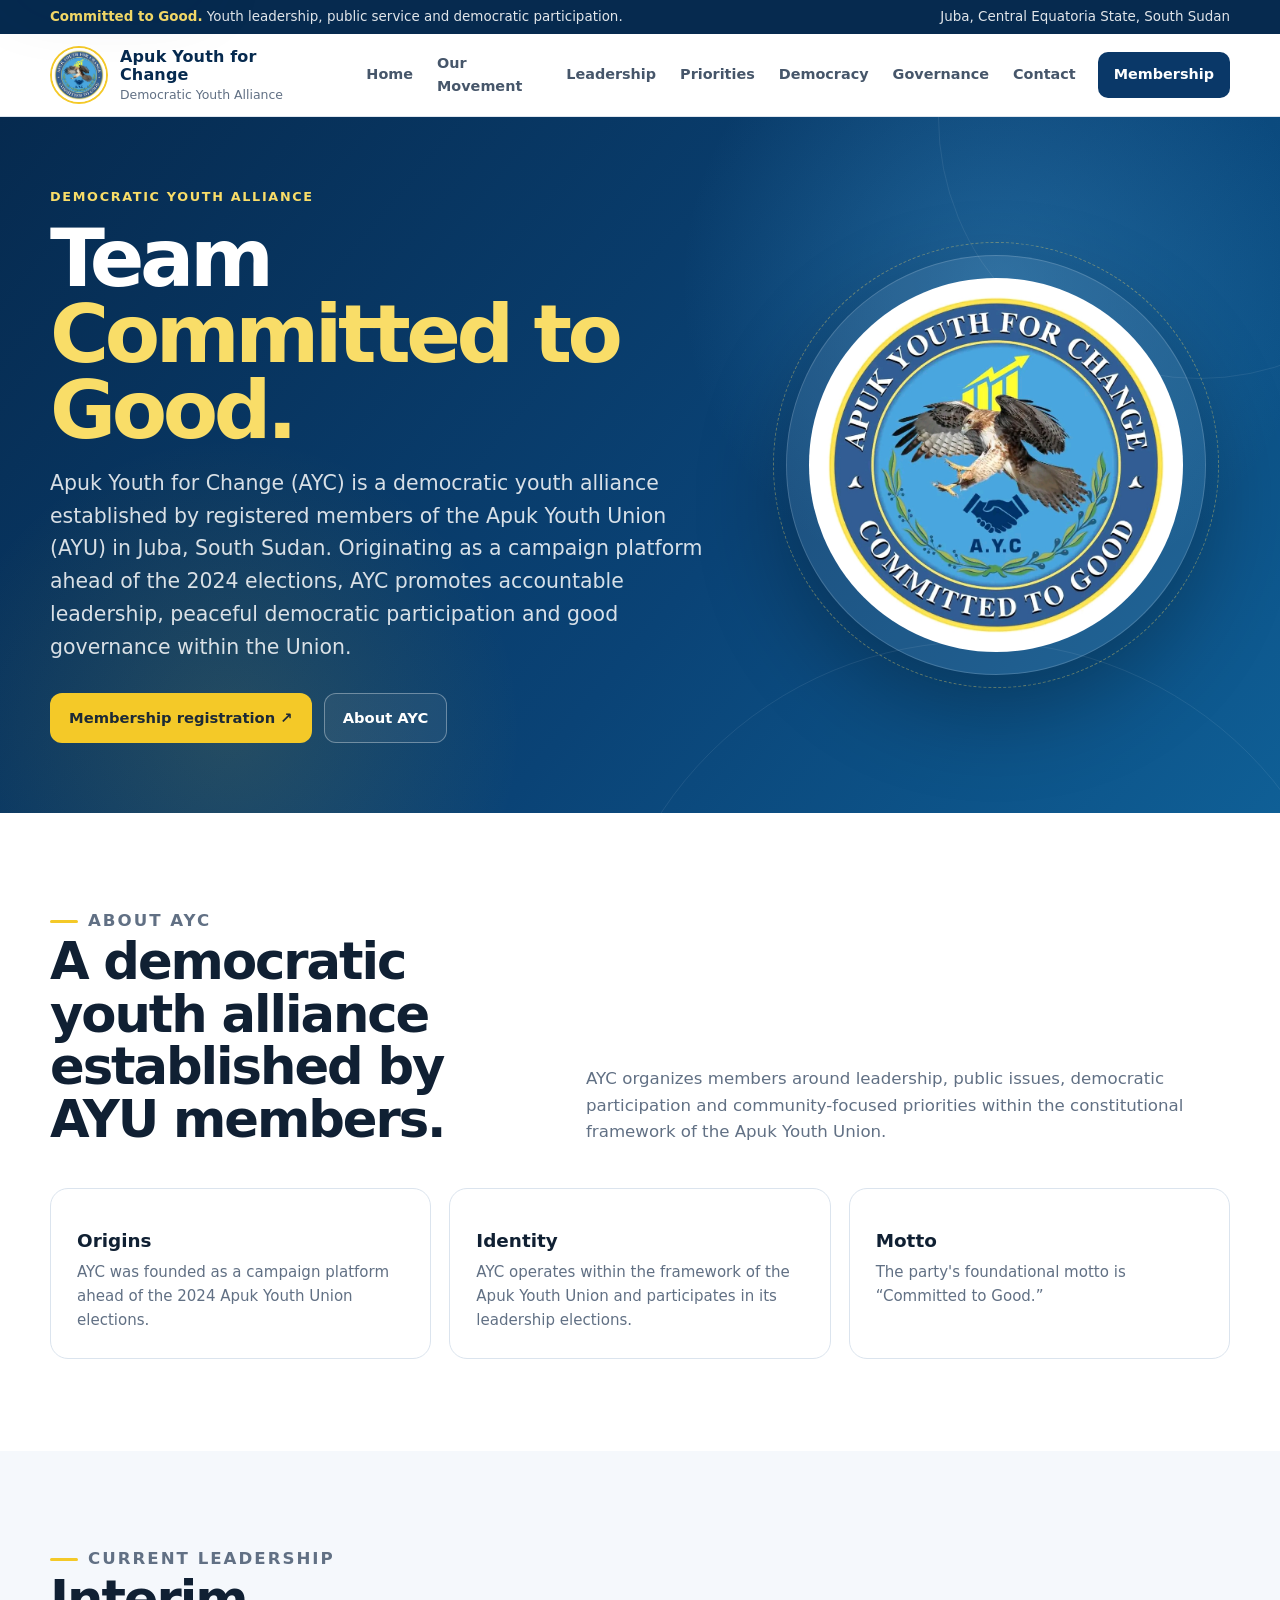
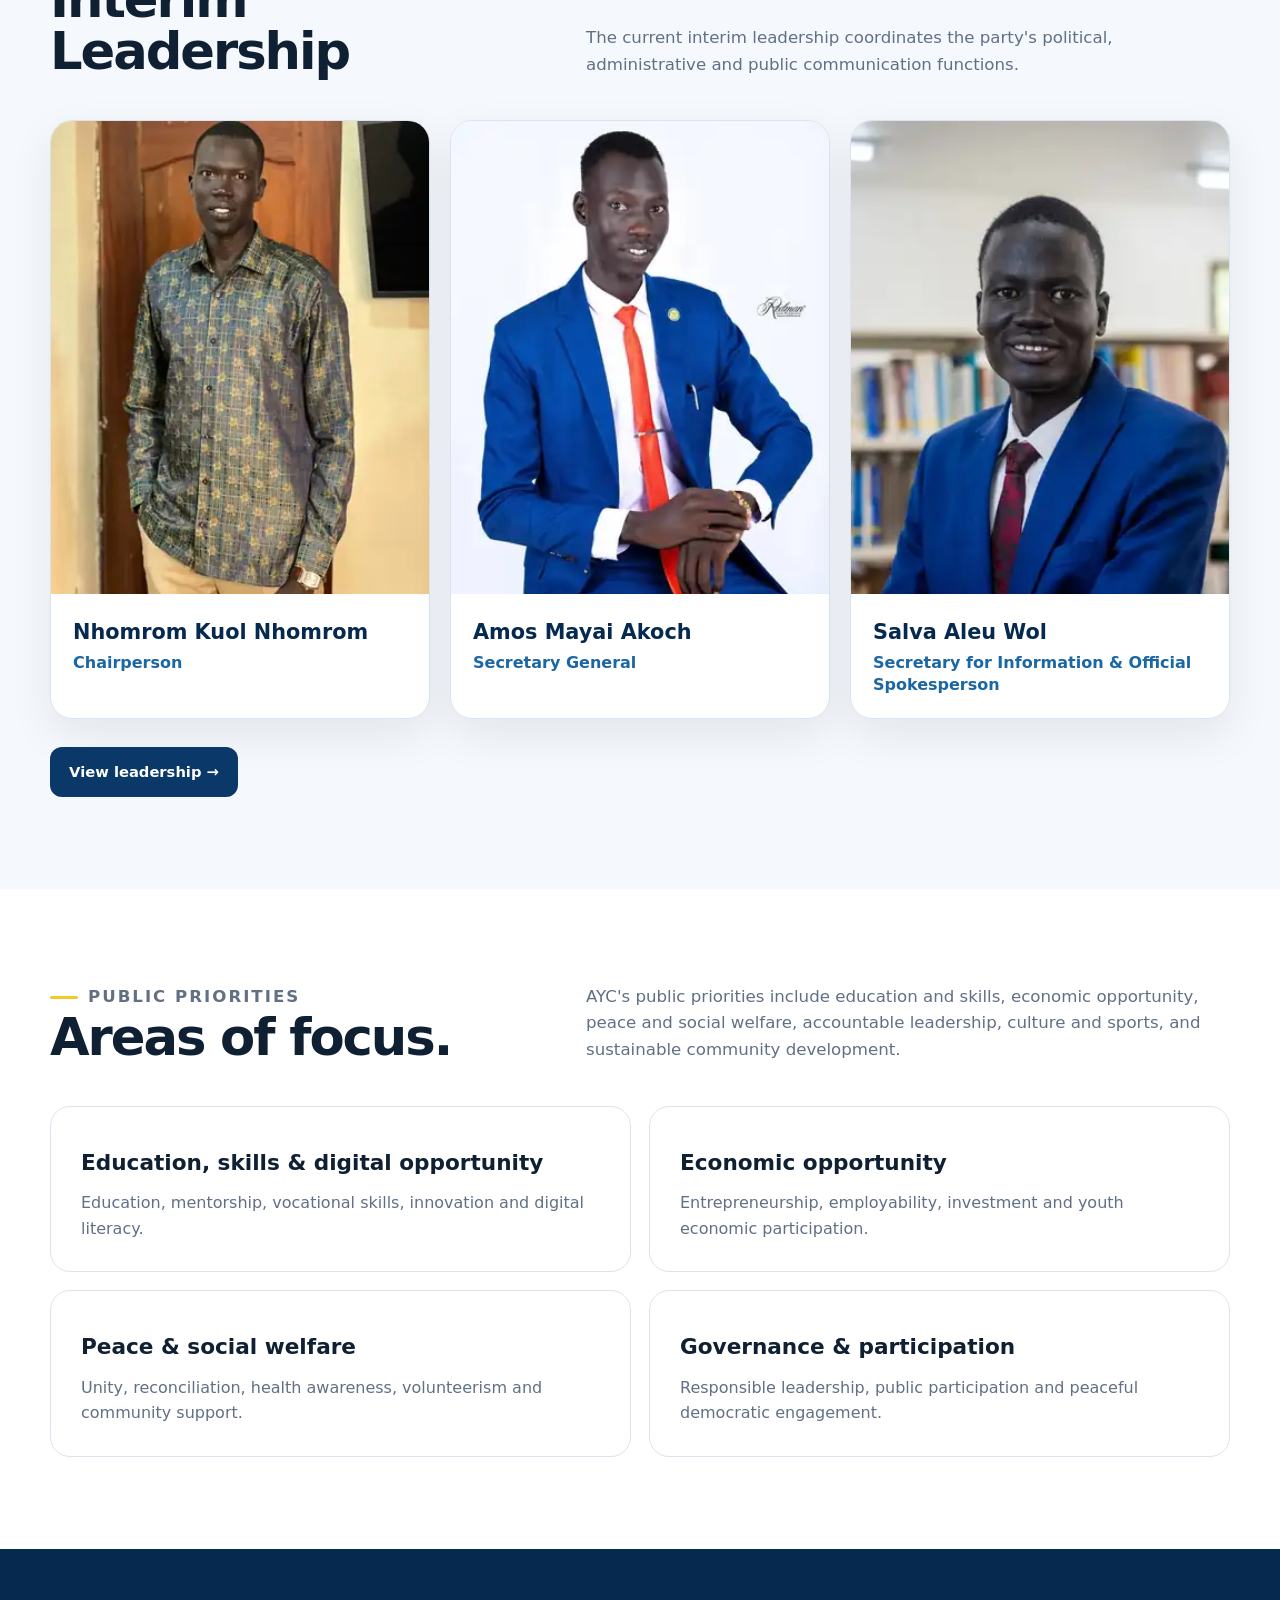
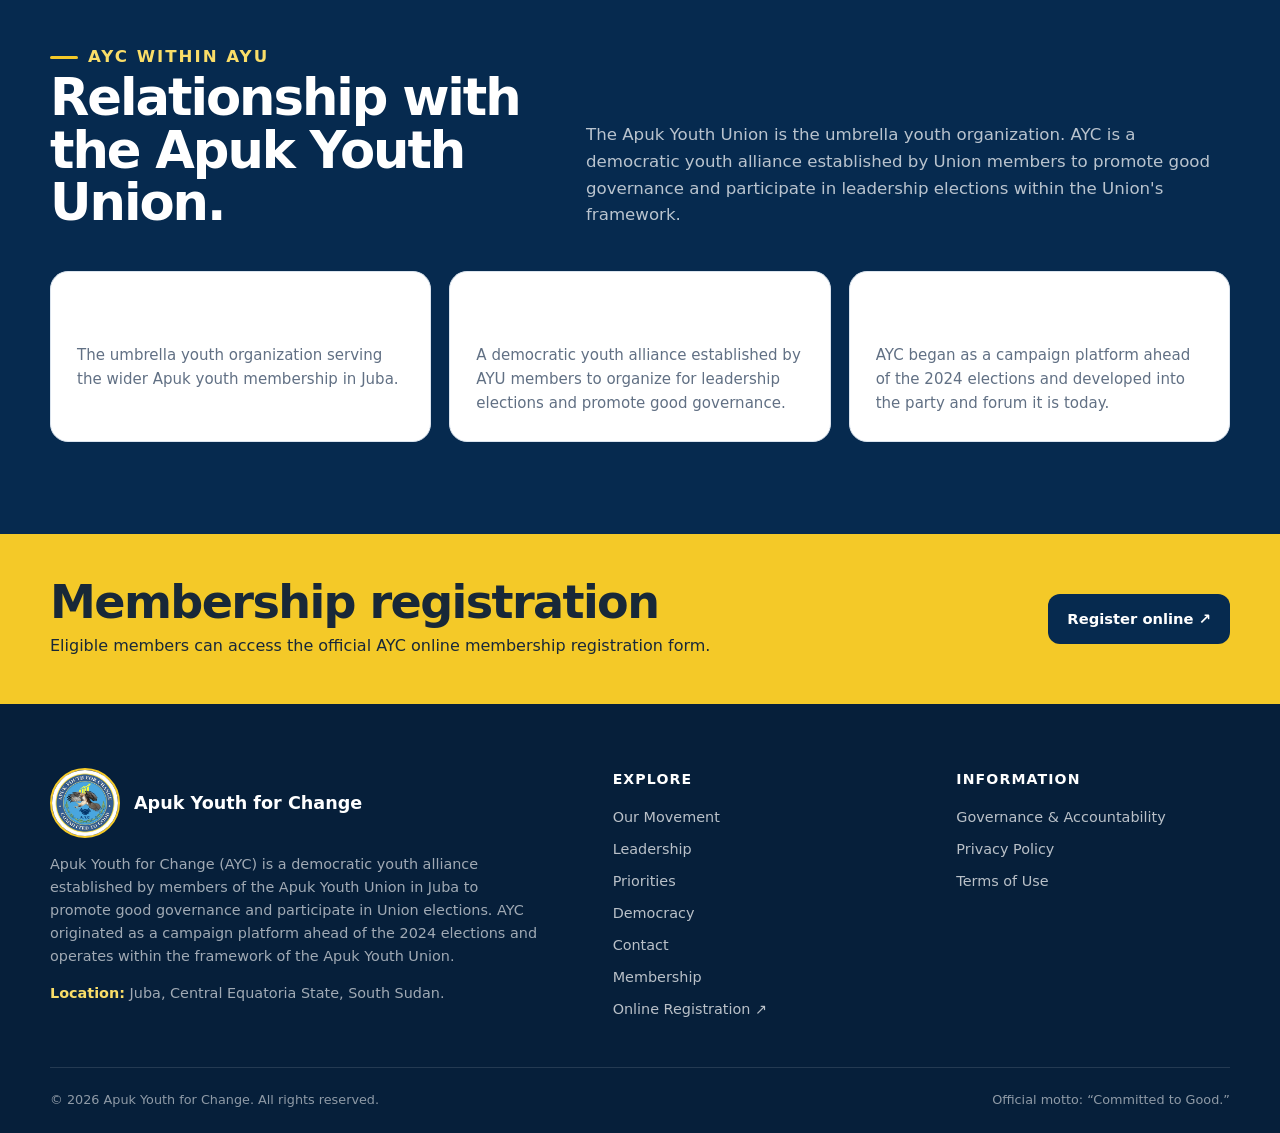
<file: index.html>
<!doctype html><html lang="en"><head><meta charset="utf-8"><meta name="viewport" content="width=device-width,initial-scale=1"><meta name="theme-color" content="#0a3868"><title>Home | Apuk Youth for Change</title><meta name="description" content="Official website of Apuk Youth for Change (AYC), a democratic youth alliance established by members of the Apuk Youth Union in Juba, South Sudan."><meta property="og:type" content="website"><meta property="og:title" content="Home | Apuk Youth for Change"><meta property="og:description" content="Official website of Apuk Youth for Change (AYC), a democratic youth alliance established by members of the Apuk Youth Union in Juba, South Sudan."><meta property="og:image" content="/assets/ayc-logo.jpg"><link rel="icon" type="image/jpeg" href="/assets/ayc-logo.jpg"><link rel="stylesheet" href="/assets/site.css"></head><body><a class="skip-link" href="#main">Skip to main content</a><div class="topbar"><div class="container"><div><strong>Committed to Good.</strong> Youth leadership, public service and democratic participation.</div><div class="topbar-right">Juba, Central Equatoria State, South Sudan</div></div></div><header class="site-header"><div class="container header-inner"><a class="brand" href="/" aria-label="Apuk Youth for Change home"><img src="/assets/ayc-logo.jpg" alt="Apuk Youth for Change emblem"><span class="brand-copy"><strong>Apuk Youth for Change</strong><span>Democratic Youth Alliance</span></span></a><nav class="desktop-nav" aria-label="Primary navigation"><a data-nav-link href="/">Home</a><a data-nav-link href="/movement/">Our Movement</a><a data-nav-link href="/leadership/">Leadership</a><a data-nav-link href="/priorities/">Priorities</a><a data-nav-link href="/democracy/">Democracy</a><a data-nav-link href="/governance/">Governance</a><a href="/contact/">Contact</a><a data-nav-link class="nav-cta" href="/membership/">Membership</a></nav><button class="menu-toggle" type="button" aria-label="Open navigation" aria-expanded="false" data-menu-toggle><svg viewBox="0 0 24 24" aria-hidden="true"><path d="M4 7h16M4 12h16M4 17h16" fill="none" stroke="currentColor" stroke-width="2" stroke-linecap="round"/></svg></button></div><nav class="mobile-nav" aria-label="Mobile navigation" data-mobile-nav aria-hidden="true"><a data-nav-link href="/">Home</a><a data-nav-link href="/movement/">Our Movement</a><a data-nav-link href="/leadership/">Leadership</a><a data-nav-link href="/priorities/">Priorities</a><a data-nav-link href="/democracy/">Democracy</a><a data-nav-link href="/governance/">Governance</a><a href="/contact/">Contact</a><a data-nav-link href="/membership/">Membership</a></nav></header><main id="main"><section class="hero"><div class="container hero-grid"><div><div class="hero-kicker">Democratic Youth Alliance</div><h1>Team <span>Committed to Good.</span></h1><p class="hero-lead">Apuk Youth for Change (AYC) is a democratic youth alliance established by registered members of the Apuk Youth Union (AYU) in Juba, South Sudan. Originating as a campaign platform ahead of the 2024 elections, AYC promotes accountable leadership, peaceful democratic participation and good governance within the Union.</p><div class="hero-actions"><a class="btn btn-primary" href="https://forms.gle/9tDzCQg2DoQn3usf6" target="_blank" rel="noopener noreferrer">Membership registration ↗</a><a class="btn btn-ghost" href="/movement/">About AYC</a></div></div><div><div class="hero-seal"><img src="/assets/ayc-logo.jpg" alt="Official emblem of Apuk Youth for Change"></div></div></div></section><section class="section"><div class="container"><div class="section-head"><div><p class="eyebrow">About AYC</p><h2>A democratic youth alliance established by AYU members.</h2></div><p>AYC organizes members around leadership, public issues, democratic participation and community-focused priorities within the constitutional framework of the Apuk Youth Union.</p></div><div class="cards"><article class="card"><h3>Origins</h3><p>AYC was founded as a campaign platform ahead of the 2024 Apuk Youth Union elections.</p></article><article class="card"><h3>Identity</h3><p>AYC operates within the framework of the Apuk Youth Union and participates in its leadership elections.</p></article><article class="card"><h3>Motto</h3><p>The party's foundational motto is “Committed to Good.”</p></article></div></div></section><section class="section section-soft"><div class="container"><div class="section-head"><div><p class="eyebrow">Current leadership</p><h2>Interim Leadership</h2></div><p>The current interim leadership coordinates the party's political, administrative and public communication functions.</p></div><div class="leadership-grid"><article class="leader-card"><img src="/assets/leadership/nhomrom-kuol-nhomrom.webp" alt="Nhomrom Kuol Nhomrom"><div class="leader-body"><h3>Nhomrom Kuol Nhomrom</h3><p class="role">Chairperson</p></div></article><article class="leader-card"><img src="/assets/leadership/amos-mayai-akoch.webp" alt="Amos Mayai Akoch"><div class="leader-body"><h3>Amos Mayai Akoch</h3><p class="role">Secretary General</p></div></article><article class="leader-card"><img src="/assets/leadership/salva-aleu-wol.webp" alt="Salva Aleu Wol"><div class="leader-body"><h3>Salva Aleu Wol</h3><p class="role">Secretary for Information &amp; Official Spokesperson</p></div></article></div><div style="margin-top:28px"><a class="btn btn-blue" href="/leadership/">View leadership →</a></div></div></section><section class="section"><div class="container"><div class="section-head"><div><p class="eyebrow">Public priorities</p><h2>Areas of focus.</h2></div><p>AYC's public priorities include education and skills, economic opportunity, peace and social welfare, accountable leadership, culture and sports, and sustainable community development.</p></div><div class="priority-grid"><article class="priority-card"><h3>Education, skills &amp; digital opportunity</h3><p>Education, mentorship, vocational skills, innovation and digital literacy.</p></article><article class="priority-card"><h3>Economic opportunity</h3><p>Entrepreneurship, employability, investment and youth economic participation.</p></article><article class="priority-card"><h3>Peace &amp; social welfare</h3><p>Unity, reconciliation, health awareness, volunteerism and community support.</p></article><article class="priority-card"><h3>Governance &amp; participation</h3><p>Responsible leadership, public participation and peaceful democratic engagement.</p></article></div></div></section><section class="section section-dark"><div class="container"><div class="section-head"><div><p class="eyebrow" style="color:#f9dd68">AYC within AYU</p><h2>Relationship with the Apuk Youth Union.</h2></div><p>The Apuk Youth Union is the umbrella youth organization. AYC is a democratic youth alliance established by Union members to promote good governance and participate in leadership elections within the Union's framework.</p></div><div class="cards"><article class="card"><h3>Apuk Youth Union</h3><p>The umbrella youth organization serving the wider Apuk youth membership in Juba.</p></article><article class="card"><h3>Apuk Youth for Change</h3><p>A democratic youth alliance established by AYU members to organize for leadership elections and promote good governance.</p></article><article class="card"><h3>2024 foundation</h3><p>AYC began as a campaign platform ahead of the 2024 elections and developed into the party and forum it is today.</p></article></div></div></section><section class="band"><div class="container band-inner"><div><h2>Membership registration</h2><p>Eligible members can access the official AYC online membership registration form.</p></div><a class="btn" href="https://forms.gle/9tDzCQg2DoQn3usf6" target="_blank" rel="noopener noreferrer">Register online ↗</a></div></section></main><footer class="footer"><div class="container footer-grid"><div><div class="footer-brand"><img src="/assets/ayc-logo.jpg" alt="Apuk Youth for Change emblem"><strong>Apuk Youth for Change</strong></div><p class="muted">Apuk Youth for Change (AYC) is a democratic youth alliance established by members of the Apuk Youth Union in Juba to promote good governance and participate in Union elections. AYC originated as a campaign platform ahead of the 2024 elections and operates within the framework of the Apuk Youth Union.</p><p class="muted"><strong style="color:#f9dd68">Location:</strong> Juba, Central Equatoria State, South Sudan.</p></div><div><h3>Explore</h3><div class="footer-links"><a href="/movement/">Our Movement</a><a href="/leadership/">Leadership</a><a href="/priorities/">Priorities</a><a href="/democracy/">Democracy</a><a href="/contact/">Contact</a><a href="/membership/">Membership</a><a href="https://forms.gle/9tDzCQg2DoQn3usf6" target="_blank" rel="noopener noreferrer">Online Registration ↗</a></div></div><div><h3>Information</h3><div class="footer-links"><a href="/governance/">Governance &amp; Accountability</a><a href="/privacy/">Privacy Policy</a><a href="/terms/">Terms of Use</a></div></div></div><div class="container footer-bottom"><span>© <span data-year>2026</span> Apuk Youth for Change. All rights reserved.</span><span>Official motto: “Committed to Good.”</span></div></footer><button class="back-to-top" type="button" aria-label="Back to top" data-back-to-top>↑</button><script src="/assets/site.js" defer></script></body></html>
</file>
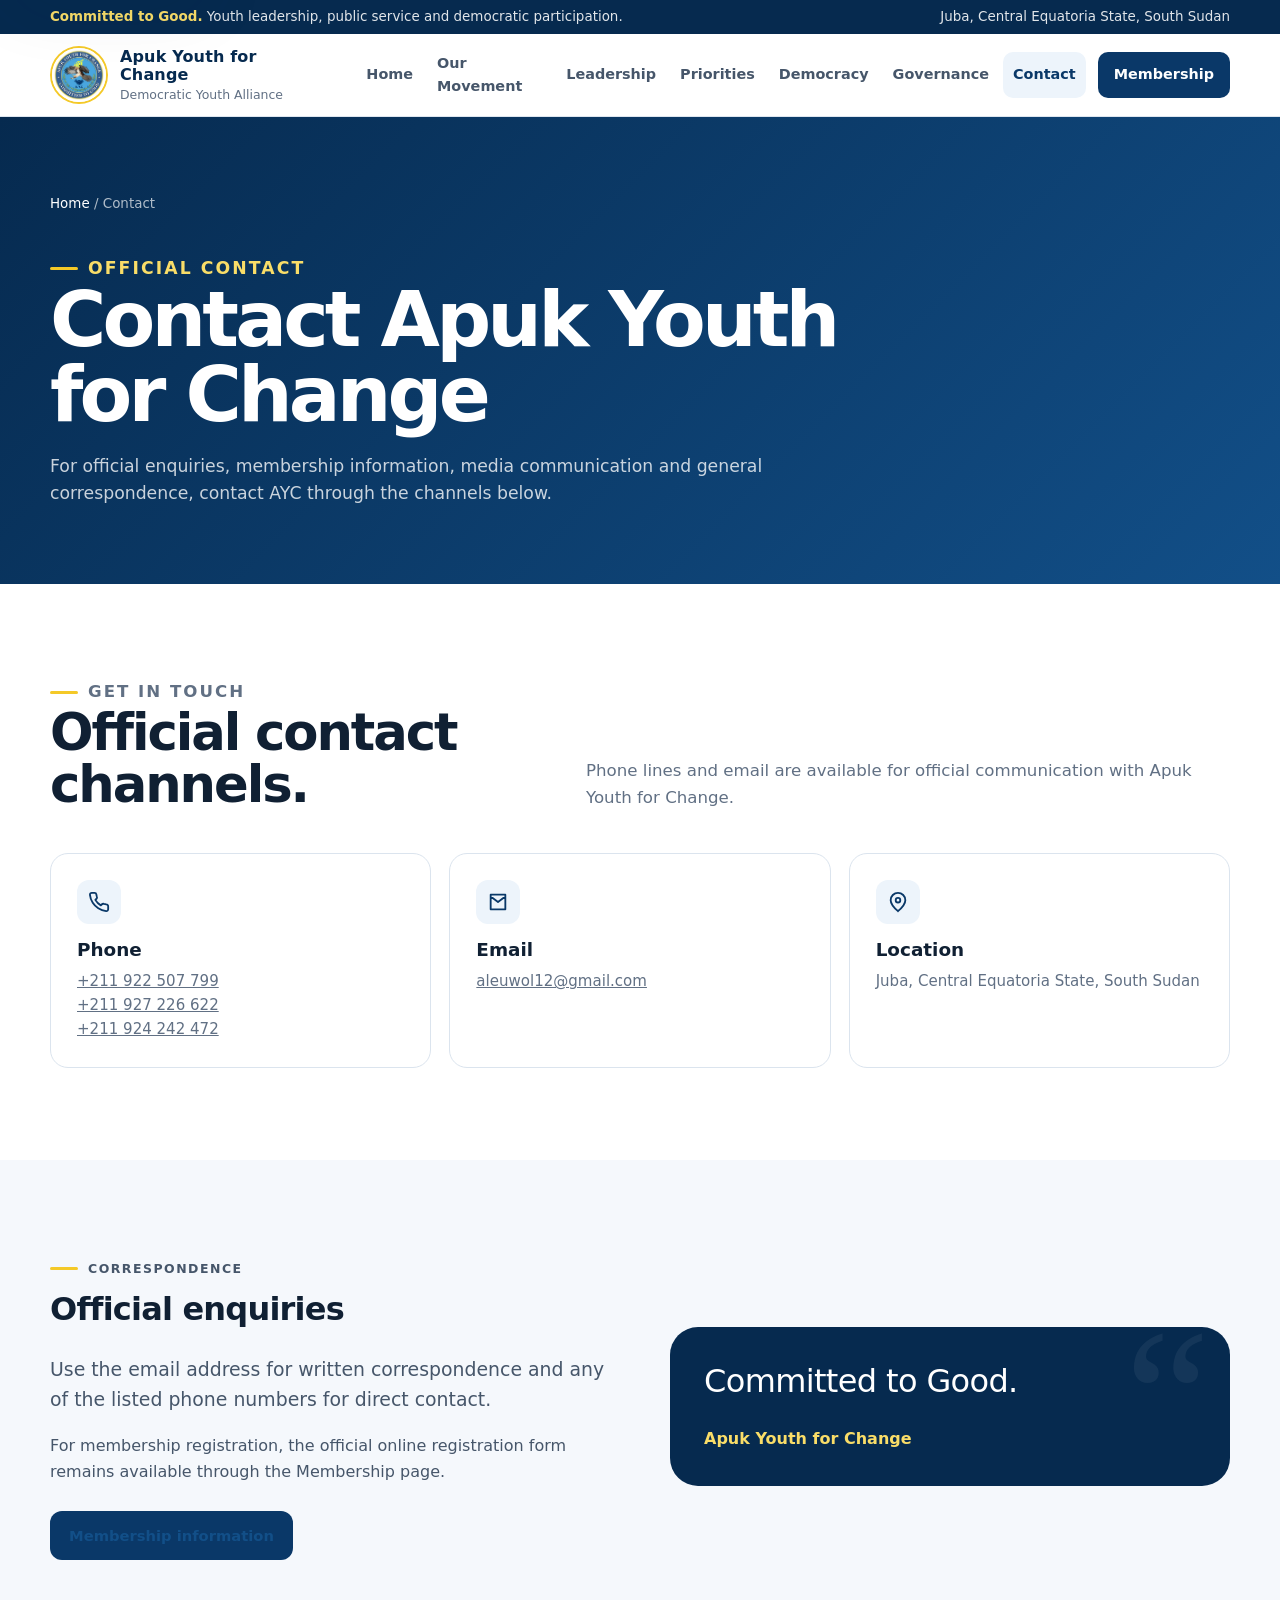
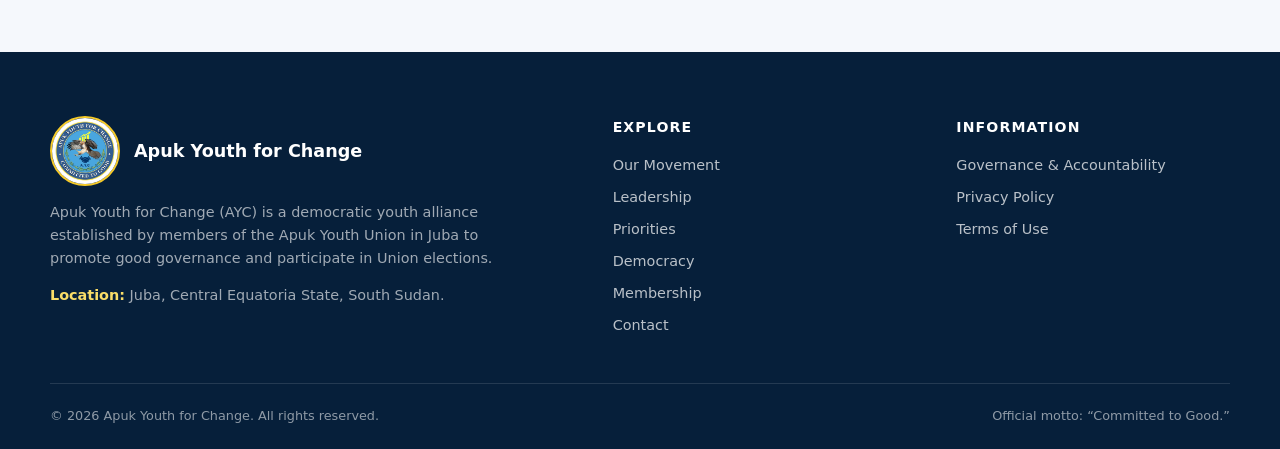
<file: contact/index.html>
<!doctype html><html lang="en"><head><meta charset="utf-8"><meta name="viewport" content="width=device-width,initial-scale=1"><meta name="theme-color" content="#0a3868"><title>Contact | Apuk Youth for Change</title><meta name="description" content="Official contact information for Apuk Youth for Change in Juba, South Sudan."><meta property="og:type" content="website"><meta property="og:title" content="Contact | Apuk Youth for Change"><meta property="og:description" content="Official contact information for Apuk Youth for Change in Juba, South Sudan."><meta property="og:image" content="/assets/ayc-logo.jpg"><link rel="icon" type="image/jpeg" href="/assets/ayc-logo.jpg"><link rel="stylesheet" href="/assets/site.css"></head><body><a class="skip-link" href="#main">Skip to main content</a><div class="topbar"><div class="container"><div><strong>Committed to Good.</strong> Youth leadership, public service and democratic participation.</div><div class="topbar-right">Juba, Central Equatoria State, South Sudan</div></div></div><header class="site-header"><div class="container header-inner"><a class="brand" href="/" aria-label="Apuk Youth for Change home"><img src="/assets/ayc-logo.jpg" alt="Apuk Youth for Change emblem"><span class="brand-copy"><strong>Apuk Youth for Change</strong><span>Democratic Youth Alliance</span></span></a><nav class="desktop-nav" aria-label="Primary navigation"><a href="/">Home</a><a href="/movement/">Our Movement</a><a href="/leadership/">Leadership</a><a href="/priorities/">Priorities</a><a href="/democracy/">Democracy</a><a href="/governance/">Governance</a><a aria-current="page" href="/contact/">Contact</a><a class="nav-cta" href="/membership/">Membership</a></nav><button class="menu-toggle" type="button" aria-label="Open navigation" aria-expanded="false" data-menu-toggle><svg viewBox="0 0 24 24" aria-hidden="true"><path d="M4 7h16M4 12h16M4 17h16" fill="none" stroke="currentColor" stroke-width="2" stroke-linecap="round"/></svg></button></div><nav class="mobile-nav" aria-label="Mobile navigation" data-mobile-nav aria-hidden="true"><a href="/">Home</a><a href="/movement/">Our Movement</a><a href="/leadership/">Leadership</a><a href="/priorities/">Priorities</a><a href="/democracy/">Democracy</a><a href="/governance/">Governance</a><a aria-current="page" href="/contact/">Contact</a><a href="/membership/">Membership</a></nav></header><main id="main"><section class="page-hero"><div class="container"><div class="breadcrumb"><a href="/">Home</a> / Contact</div><p class="eyebrow" style="color:#f9dd68">Official contact</p><h1>Contact Apuk Youth for Change</h1><p>For official enquiries, membership information, media communication and general correspondence, contact AYC through the channels below.</p></div></section><section class="section"><div class="container"><div class="section-head"><div><p class="eyebrow">Get in touch</p><h2>Official contact channels.</h2></div><p>Phone lines and email are available for official communication with Apuk Youth for Change.</p></div><div class="cards"><article class="card"><div class="icon"><svg viewBox="0 0 24 24" aria-hidden="true"><path d="M22 16.92v3a2 2 0 0 1-2.18 2 19.79 19.79 0 0 1-8.63-3.07 19.5 19.5 0 0 1-6-6A19.79 19.79 0 0 1 2.12 4.18 2 2 0 0 1 4.11 2h3a2 2 0 0 1 2 1.72c.12.9.33 1.78.62 2.63a2 2 0 0 1-.45 2.11L8 9.73a16 16 0 0 0 6 6l1.27-1.27a2 2 0 0 1 2.11-.45c.85.29 1.73.5 2.63.62A2 2 0 0 1 22 16.92Z" fill="none" stroke="currentColor" stroke-width="2" stroke-linecap="round" stroke-linejoin="round"/></svg></div><h3>Phone</h3><p><a href="tel:+211922507799">+211 922 507 799</a><br><a href="tel:+211927226622">+211 927 226 622</a><br><a href="tel:+211924242472">+211 924 242 472</a></p></article><article class="card"><div class="icon"><svg viewBox="0 0 24 24" aria-hidden="true"><path d="M4 4h16v16H4zM4 6l8 6 8-6" fill="none" stroke="currentColor" stroke-width="2" stroke-linejoin="round"/></svg></div><h3>Email</h3><p><a href="mailto:aleuwol12@gmail.com">aleuwol12@gmail.com</a></p></article><article class="card"><div class="icon"><svg viewBox="0 0 24 24" aria-hidden="true"><path d="M20 10c0 5-8 12-8 12S4 15 4 10a8 8 0 1 1 16 0Z" fill="none" stroke="currentColor" stroke-width="2"/><circle cx="12" cy="10" r="2.5" fill="none" stroke="currentColor" stroke-width="2"/></svg></div><h3>Location</h3><p>Juba, Central Equatoria State, South Sudan</p></article></div></div></section><section class="section section-soft"><div class="container split"><div class="prose"><p class="eyebrow">Correspondence</p><h2 style="margin-top:0">Official enquiries</h2><p class="lead">Use the email address for written correspondence and any of the listed phone numbers for direct contact.</p><p>For membership registration, the official online registration form remains available through the Membership page.</p><div style="margin-top:26px"><a class="btn btn-blue" href="/membership/">Membership information</a></div></div><div class="quote-panel"><blockquote>Committed to Good.</blockquote><cite>Apuk Youth for Change</cite></div></div></section></main><footer class="footer"><div class="container footer-grid"><div><div class="footer-brand"><img src="/assets/ayc-logo.jpg" alt="Apuk Youth for Change emblem"><strong>Apuk Youth for Change</strong></div><p class="muted">Apuk Youth for Change (AYC) is a democratic youth alliance established by members of the Apuk Youth Union in Juba to promote good governance and participate in Union elections.</p><p class="muted"><strong style="color:#f9dd68">Location:</strong> Juba, Central Equatoria State, South Sudan.</p></div><div><h3>Explore</h3><div class="footer-links"><a href="/movement/">Our Movement</a><a href="/leadership/">Leadership</a><a href="/priorities/">Priorities</a><a href="/democracy/">Democracy</a><a href="/membership/">Membership</a><a href="/contact/">Contact</a></div></div><div><h3>Information</h3><div class="footer-links"><a href="/governance/">Governance &amp; Accountability</a><a href="/privacy/">Privacy Policy</a><a href="/terms/">Terms of Use</a></div></div></div><div class="container footer-bottom"><span>© <span data-year>2026</span> Apuk Youth for Change. All rights reserved.</span><span>Official motto: “Committed to Good.”</span></div></footer><button class="back-to-top" type="button" aria-label="Back to top" data-back-to-top>↑</button><script src="/assets/site.js" defer></script></body></html>
</file>
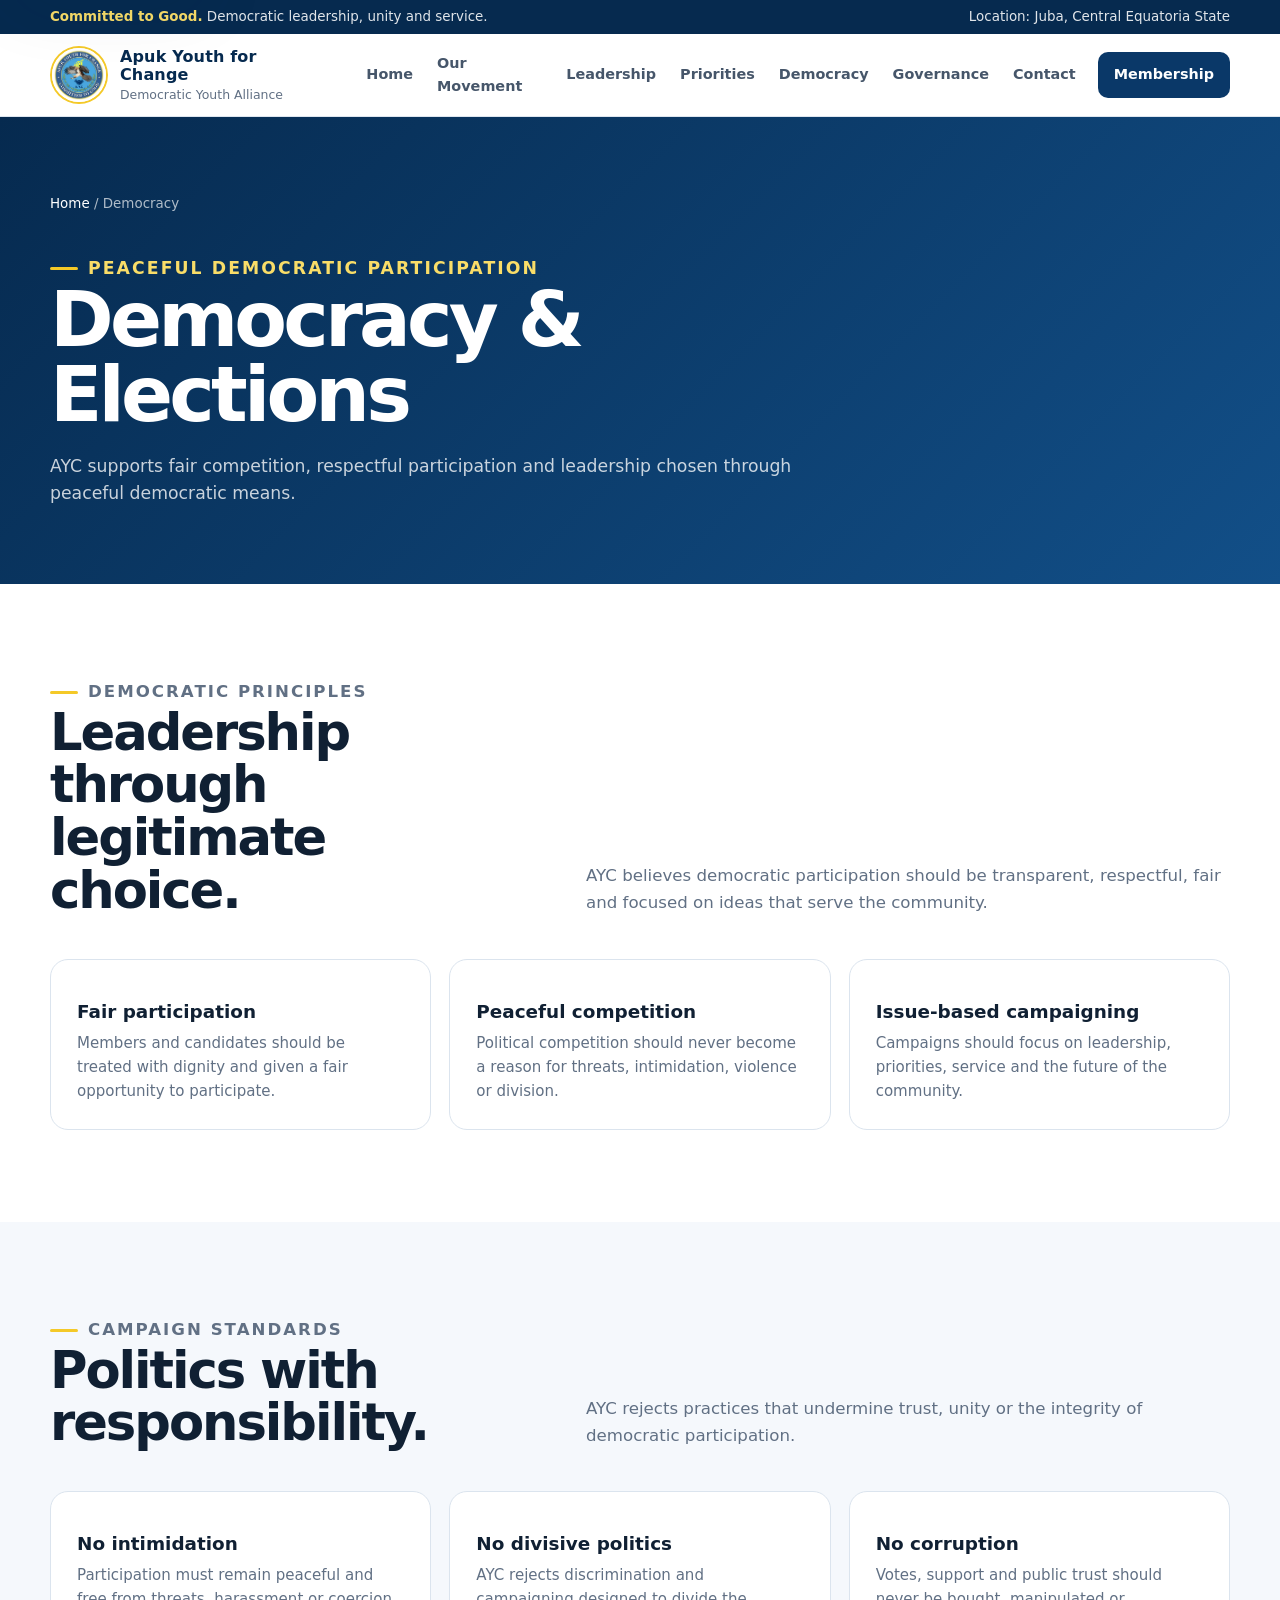
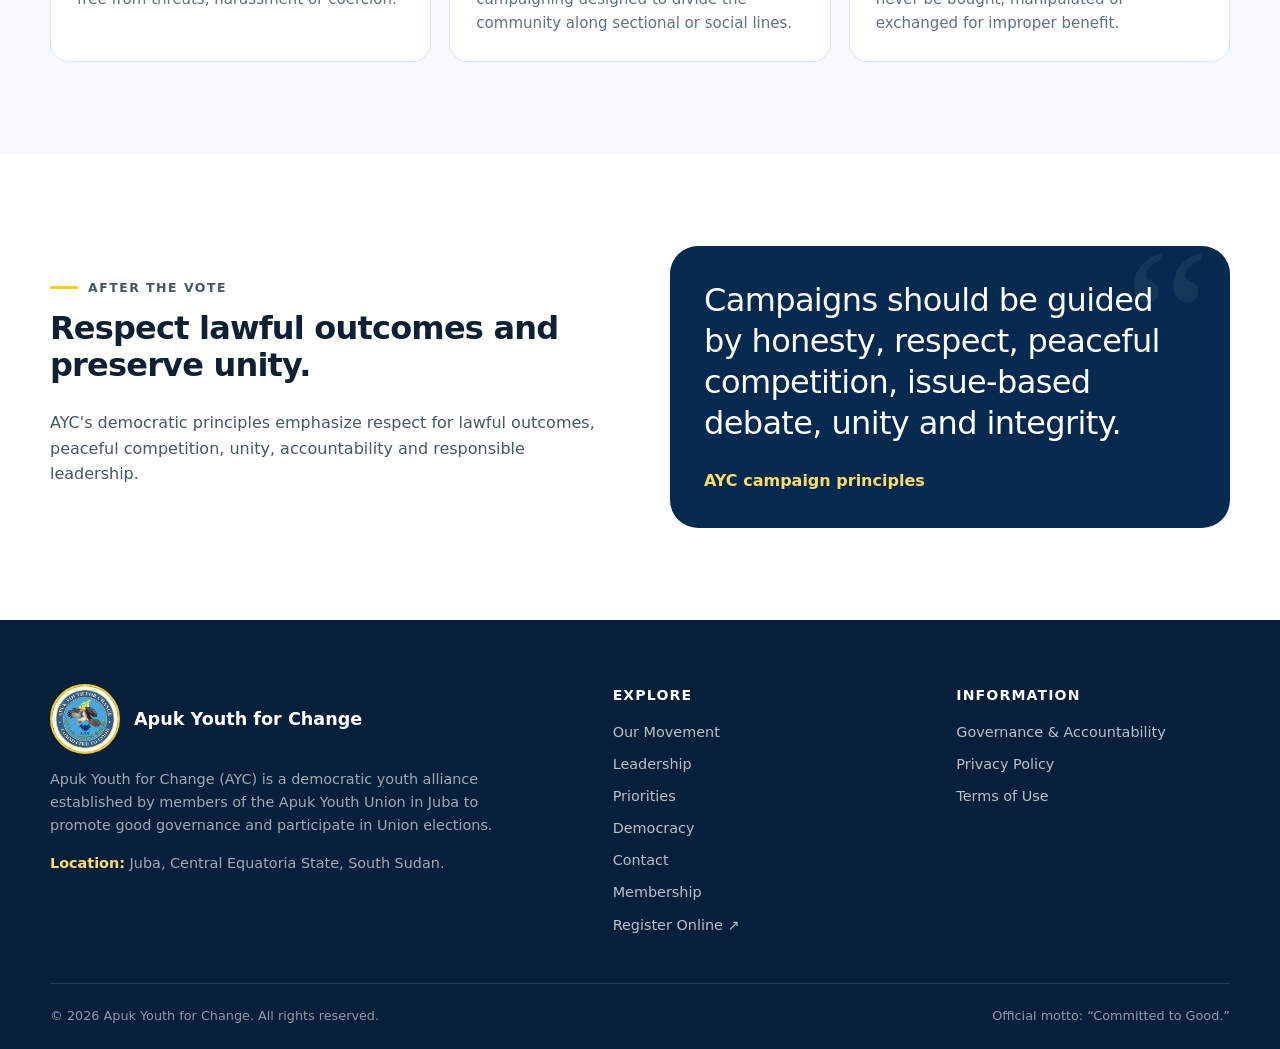
<file: democracy/index.html>
<!doctype html><html lang="en"><head><meta charset="utf-8"><meta name="viewport" content="width=device-width,initial-scale=1"><meta name="theme-color" content="#0a3868"><title>Democracy & Elections | Apuk Youth for Change</title><meta name="description" content="Apuk Youth for Change supports peaceful democratic participation, fair competition and issue-based campaigning."><meta property="og:image" content="/assets/ayc-logo.jpg"><link rel="icon" type="image/jpeg" href="/assets/ayc-logo.jpg"><link rel="stylesheet" href="/assets/site.css"></head><body><a class="skip-link" href="#main">Skip to main content</a><div class="topbar"><div class="container"><div><strong>Committed to Good.</strong> Democratic leadership, unity and service.</div><div class="topbar-right">Location: Juba, Central Equatoria State</div></div></div><header class="site-header"><div class="container header-inner"><a class="brand" href="/"><img src="/assets/ayc-logo.jpg" alt="Apuk Youth for Change emblem"><span class="brand-copy"><strong>Apuk Youth for Change</strong><span>Democratic Youth Alliance</span></span></a><nav class="desktop-nav"><a href="/">Home</a><a href="/movement/">Our Movement</a><a href="/leadership/">Leadership</a><a href="/priorities/">Priorities</a><a href="/democracy/">Democracy</a><a href="/governance/">Governance</a><a href="/contact/">Contact</a><a class="nav-cta" href="/membership/">Membership</a></nav><button class="menu-toggle" type="button" aria-label="Open navigation" aria-expanded="false" data-menu-toggle><svg viewBox="0 0 24 24"><path d="M4 7h16M4 12h16M4 17h16" fill="none" stroke="currentColor" stroke-width="2" stroke-linecap="round"/></svg></button></div><nav class="mobile-nav" data-mobile-nav aria-hidden="true"><a href="/">Home</a><a href="/movement/">Our Movement</a><a href="/leadership/">Leadership</a><a href="/priorities/">Priorities</a><a href="/democracy/">Democracy</a><a href="/governance/">Governance</a><a href="/contact/">Contact</a><a href="/membership/">Membership</a></nav></header><main id="main"><section class="page-hero"><div class="container"><div class="breadcrumb"><a href="/">Home</a> / Democracy</div><p class="eyebrow" style="color:#f9dd68">Peaceful democratic participation</p><h1>Democracy & Elections</h1><p>AYC supports fair competition, respectful participation and leadership chosen through peaceful democratic means.</p></div></section><section class="section"><div class="container"><div class="section-head"><div><p class="eyebrow">Democratic principles</p><h2>Leadership through legitimate choice.</h2></div><p>AYC believes democratic participation should be transparent, respectful, fair and focused on ideas that serve the community.</p></div><div class="cards"><article class="card"><h3>Fair participation</h3><p>Members and candidates should be treated with dignity and given a fair opportunity to participate.</p></article><article class="card"><h3>Peaceful competition</h3><p>Political competition should never become a reason for threats, intimidation, violence or division.</p></article><article class="card"><h3>Issue-based campaigning</h3><p>Campaigns should focus on leadership, priorities, service and the future of the community.</p></article></div></div></section><section class="section section-soft"><div class="container"><div class="section-head"><div><p class="eyebrow">Campaign standards</p><h2>Politics with responsibility.</h2></div><p>AYC rejects practices that undermine trust, unity or the integrity of democratic participation.</p></div><div class="cards"><article class="card"><h3>No intimidation</h3><p>Participation must remain peaceful and free from threats, harassment or coercion.</p></article><article class="card"><h3>No divisive politics</h3><p>AYC rejects discrimination and campaigning designed to divide the community along sectional or social lines.</p></article><article class="card"><h3>No corruption</h3><p>Votes, support and public trust should never be bought, manipulated or exchanged for improper benefit.</p></article></div></div></section><section class="section"><div class="container split"><div class="prose"><p class="eyebrow">After the vote</p><h2 style="margin-top:0">Respect lawful outcomes and preserve unity.</h2><p>AYC's democratic principles emphasize respect for lawful outcomes, peaceful competition, unity, accountability and responsible leadership.</p></div><div class="quote-panel"><blockquote>Campaigns should be guided by honesty, respect, peaceful competition, issue-based debate, unity and integrity.</blockquote><cite>AYC campaign principles</cite></div></div></section></main><footer class="footer"><div class="container footer-grid"><div><div class="footer-brand"><img src="/assets/ayc-logo.jpg" alt="Apuk Youth for Change emblem"><strong>Apuk Youth for Change</strong></div><p class="muted">Apuk Youth for Change (AYC) is a democratic youth alliance established by members of the Apuk Youth Union in Juba to promote good governance and participate in Union elections.</p><p class="muted"><strong style="color:#f9dd68">Location:</strong> Juba, Central Equatoria State, South Sudan.</p></div><div><h3>Explore</h3><div class="footer-links"><a href="/movement/">Our Movement</a><a href="/leadership/">Leadership</a><a href="/priorities/">Priorities</a><a href="/democracy/">Democracy</a><a href="/contact/">Contact</a><a href="/membership/">Membership</a><a href="https://forms.gle/9tDzCQg2DoQn3usf6" target="_blank" rel="noopener noreferrer">Register Online ↗</a></div></div><div><h3>Information</h3><div class="footer-links"><a href="/governance/">Governance & Accountability</a><a href="/privacy/">Privacy Policy</a><a href="/terms/">Terms of Use</a></div></div></div><div class="container footer-bottom"><span>© <span data-year>2026</span> Apuk Youth for Change. All rights reserved.</span><span>Official motto: “Committed to Good.”</span></div></footer><button class="back-to-top" type="button" aria-label="Back to top" data-back-to-top>↑</button><script src="/assets/site.js" defer></script></body></html>
</file>
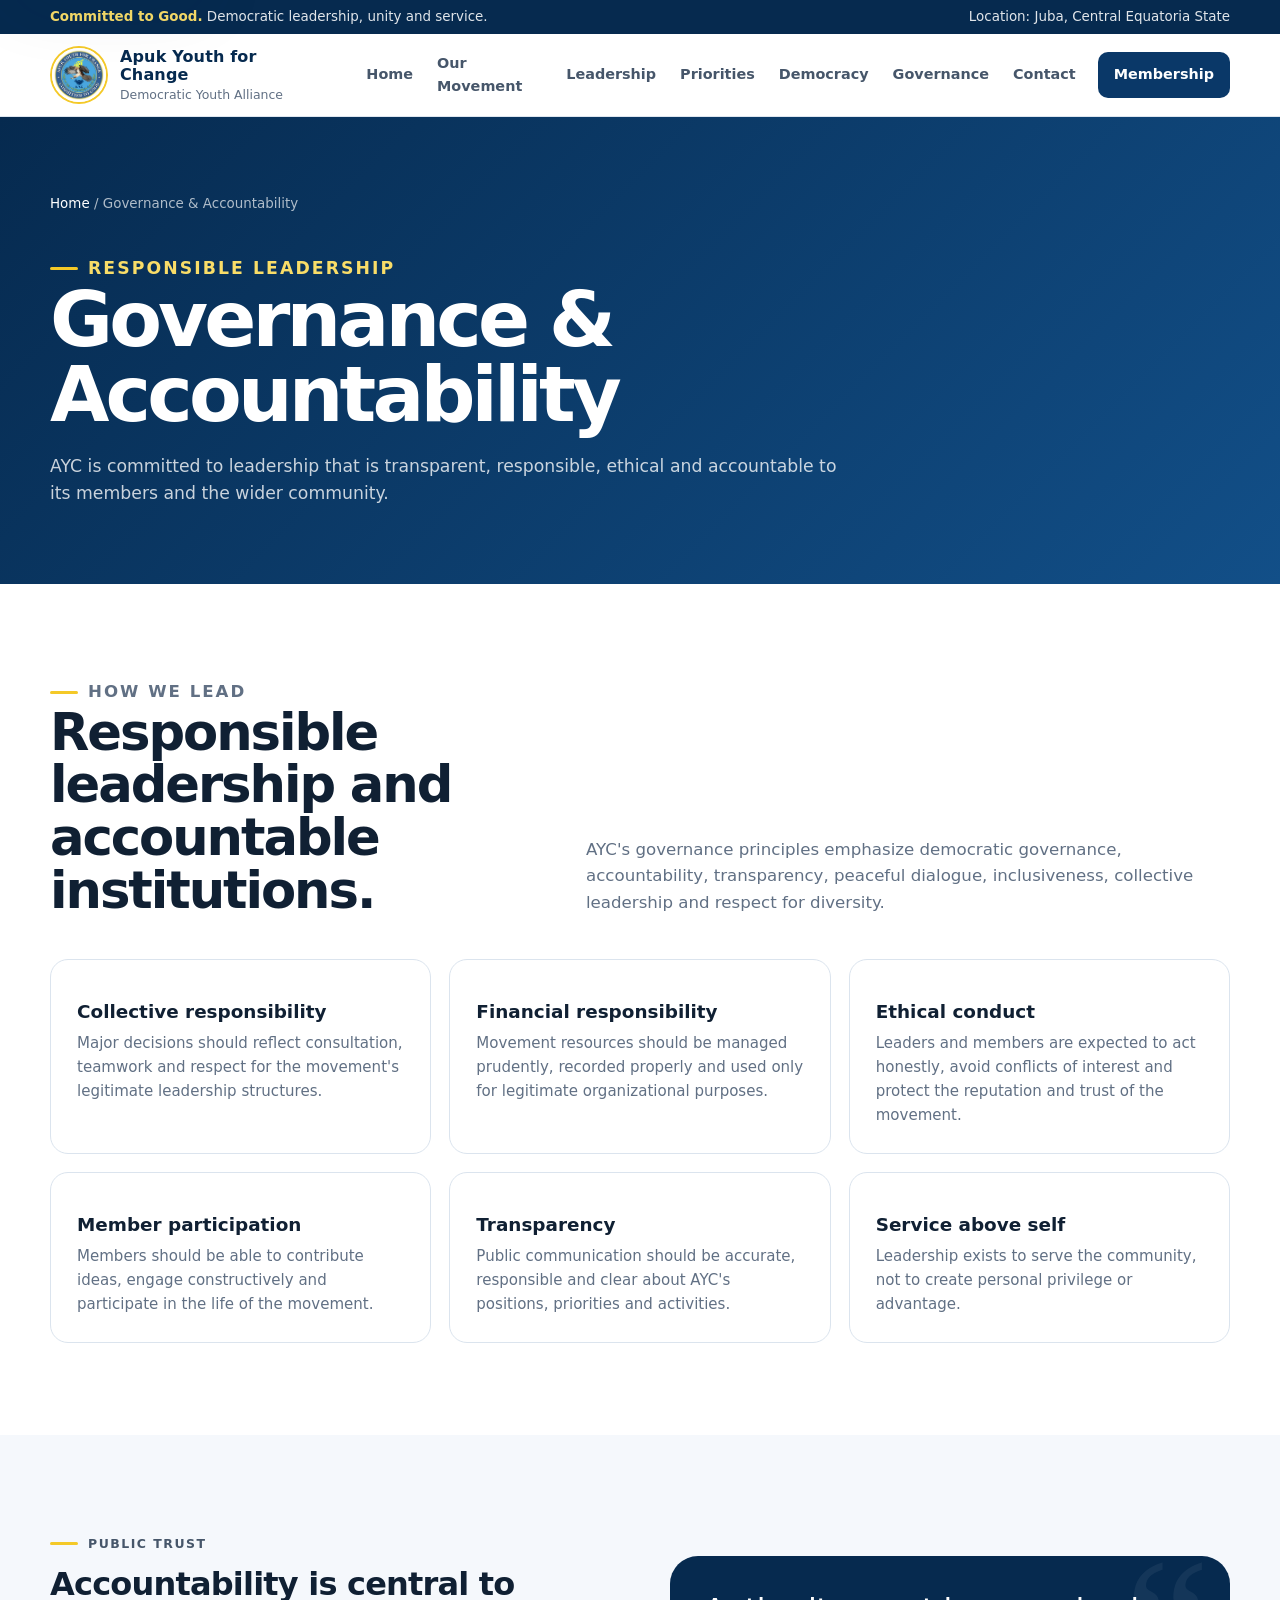
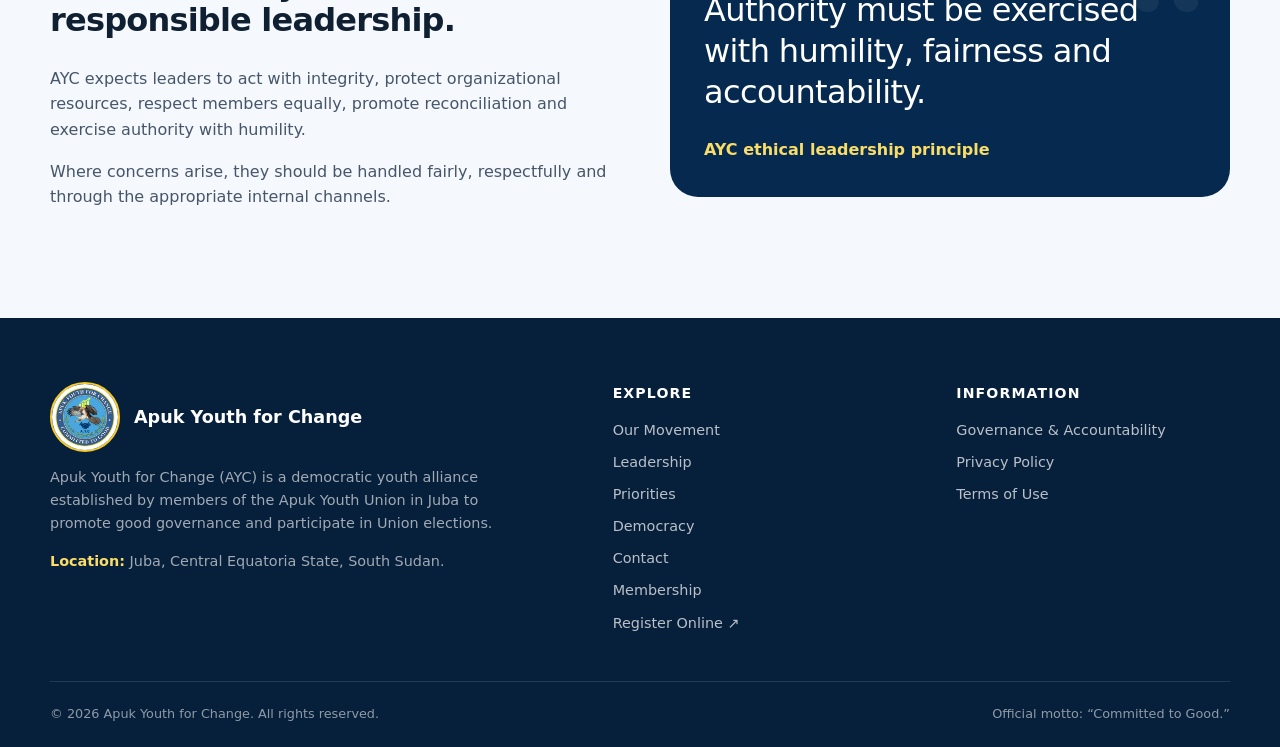
<file: governance/index.html>
<!doctype html><html lang="en"><head><meta charset="utf-8"><meta name="viewport" content="width=device-width,initial-scale=1"><meta name="theme-color" content="#0a3868"><title>Governance & Accountability | Apuk Youth for Change</title><meta name="description" content="Learn about the public governance and accountability principles of Apuk Youth for Change."><meta property="og:image" content="/assets/ayc-logo.jpg"><link rel="icon" type="image/jpeg" href="/assets/ayc-logo.jpg"><link rel="stylesheet" href="/assets/site.css"></head><body><a class="skip-link" href="#main">Skip to main content</a><div class="topbar"><div class="container"><div><strong>Committed to Good.</strong> Democratic leadership, unity and service.</div><div class="topbar-right">Location: Juba, Central Equatoria State</div></div></div><header class="site-header"><div class="container header-inner"><a class="brand" href="/"><img src="/assets/ayc-logo.jpg" alt="Apuk Youth for Change emblem"><span class="brand-copy"><strong>Apuk Youth for Change</strong><span>Democratic Youth Alliance</span></span></a><nav class="desktop-nav"><a href="/">Home</a><a href="/movement/">Our Movement</a><a href="/leadership/">Leadership</a><a href="/priorities/">Priorities</a><a href="/democracy/">Democracy</a><a href="/governance/">Governance</a><a href="/contact/">Contact</a><a class="nav-cta" href="/membership/">Membership</a></nav><button class="menu-toggle" type="button" aria-label="Open navigation" aria-expanded="false" data-menu-toggle><svg viewBox="0 0 24 24"><path d="M4 7h16M4 12h16M4 17h16" fill="none" stroke="currentColor" stroke-width="2" stroke-linecap="round"/></svg></button></div><nav class="mobile-nav" data-mobile-nav aria-hidden="true"><a href="/">Home</a><a href="/movement/">Our Movement</a><a href="/leadership/">Leadership</a><a href="/priorities/">Priorities</a><a href="/democracy/">Democracy</a><a href="/governance/">Governance</a><a href="/contact/">Contact</a><a href="/membership/">Membership</a></nav></header><main id="main"><section class="page-hero"><div class="container"><div class="breadcrumb"><a href="/">Home</a> / Governance & Accountability</div><p class="eyebrow" style="color:#f9dd68">Responsible leadership</p><h1>Governance & Accountability</h1><p>AYC is committed to leadership that is transparent, responsible, ethical and accountable to its members and the wider community.</p></div></section><section class="section"><div class="container"><div class="section-head"><div><p class="eyebrow">How we lead</p><h2>Responsible leadership and accountable institutions.</h2></div><p>AYC's governance principles emphasize democratic governance, accountability, transparency, peaceful dialogue, inclusiveness, collective leadership and respect for diversity.</p></div><div class="cards"><article class="card"><h3>Collective responsibility</h3><p>Major decisions should reflect consultation, teamwork and respect for the movement's legitimate leadership structures.</p></article><article class="card"><h3>Financial responsibility</h3><p>Movement resources should be managed prudently, recorded properly and used only for legitimate organizational purposes.</p></article><article class="card"><h3>Ethical conduct</h3><p>Leaders and members are expected to act honestly, avoid conflicts of interest and protect the reputation and trust of the movement.</p></article><article class="card"><h3>Member participation</h3><p>Members should be able to contribute ideas, engage constructively and participate in the life of the movement.</p></article><article class="card"><h3>Transparency</h3><p>Public communication should be accurate, responsible and clear about AYC's positions, priorities and activities.</p></article><article class="card"><h3>Service above self</h3><p>Leadership exists to serve the community, not to create personal privilege or advantage.</p></article></div></div></section><section class="section section-soft"><div class="container split"><div class="prose"><p class="eyebrow">Public trust</p><h2 style="margin-top:0">Accountability is central to responsible leadership.</h2><p>AYC expects leaders to act with integrity, protect organizational resources, respect members equally, promote reconciliation and exercise authority with humility.</p><p>Where concerns arise, they should be handled fairly, respectfully and through the appropriate internal channels.</p></div><div class="quote-panel"><blockquote>Authority must be exercised with humility, fairness and accountability.</blockquote><cite>AYC ethical leadership principle</cite></div></div></section></main><footer class="footer"><div class="container footer-grid"><div><div class="footer-brand"><img src="/assets/ayc-logo.jpg" alt="Apuk Youth for Change emblem"><strong>Apuk Youth for Change</strong></div><p class="muted">Apuk Youth for Change (AYC) is a democratic youth alliance established by members of the Apuk Youth Union in Juba to promote good governance and participate in Union elections.</p><p class="muted"><strong style="color:#f9dd68">Location:</strong> Juba, Central Equatoria State, South Sudan.</p></div><div><h3>Explore</h3><div class="footer-links"><a href="/movement/">Our Movement</a><a href="/leadership/">Leadership</a><a href="/priorities/">Priorities</a><a href="/democracy/">Democracy</a><a href="/contact/">Contact</a><a href="/membership/">Membership</a><a href="https://forms.gle/9tDzCQg2DoQn3usf6" target="_blank" rel="noopener noreferrer">Register Online ↗</a></div></div><div><h3>Information</h3><div class="footer-links"><a href="/governance/">Governance & Accountability</a><a href="/privacy/">Privacy Policy</a><a href="/terms/">Terms of Use</a></div></div></div><div class="container footer-bottom"><span>© <span data-year>2026</span> Apuk Youth for Change. All rights reserved.</span><span>Official motto: “Committed to Good.”</span></div></footer><button class="back-to-top" type="button" aria-label="Back to top" data-back-to-top>↑</button><script src="/assets/site.js" defer></script></body></html>
</file>
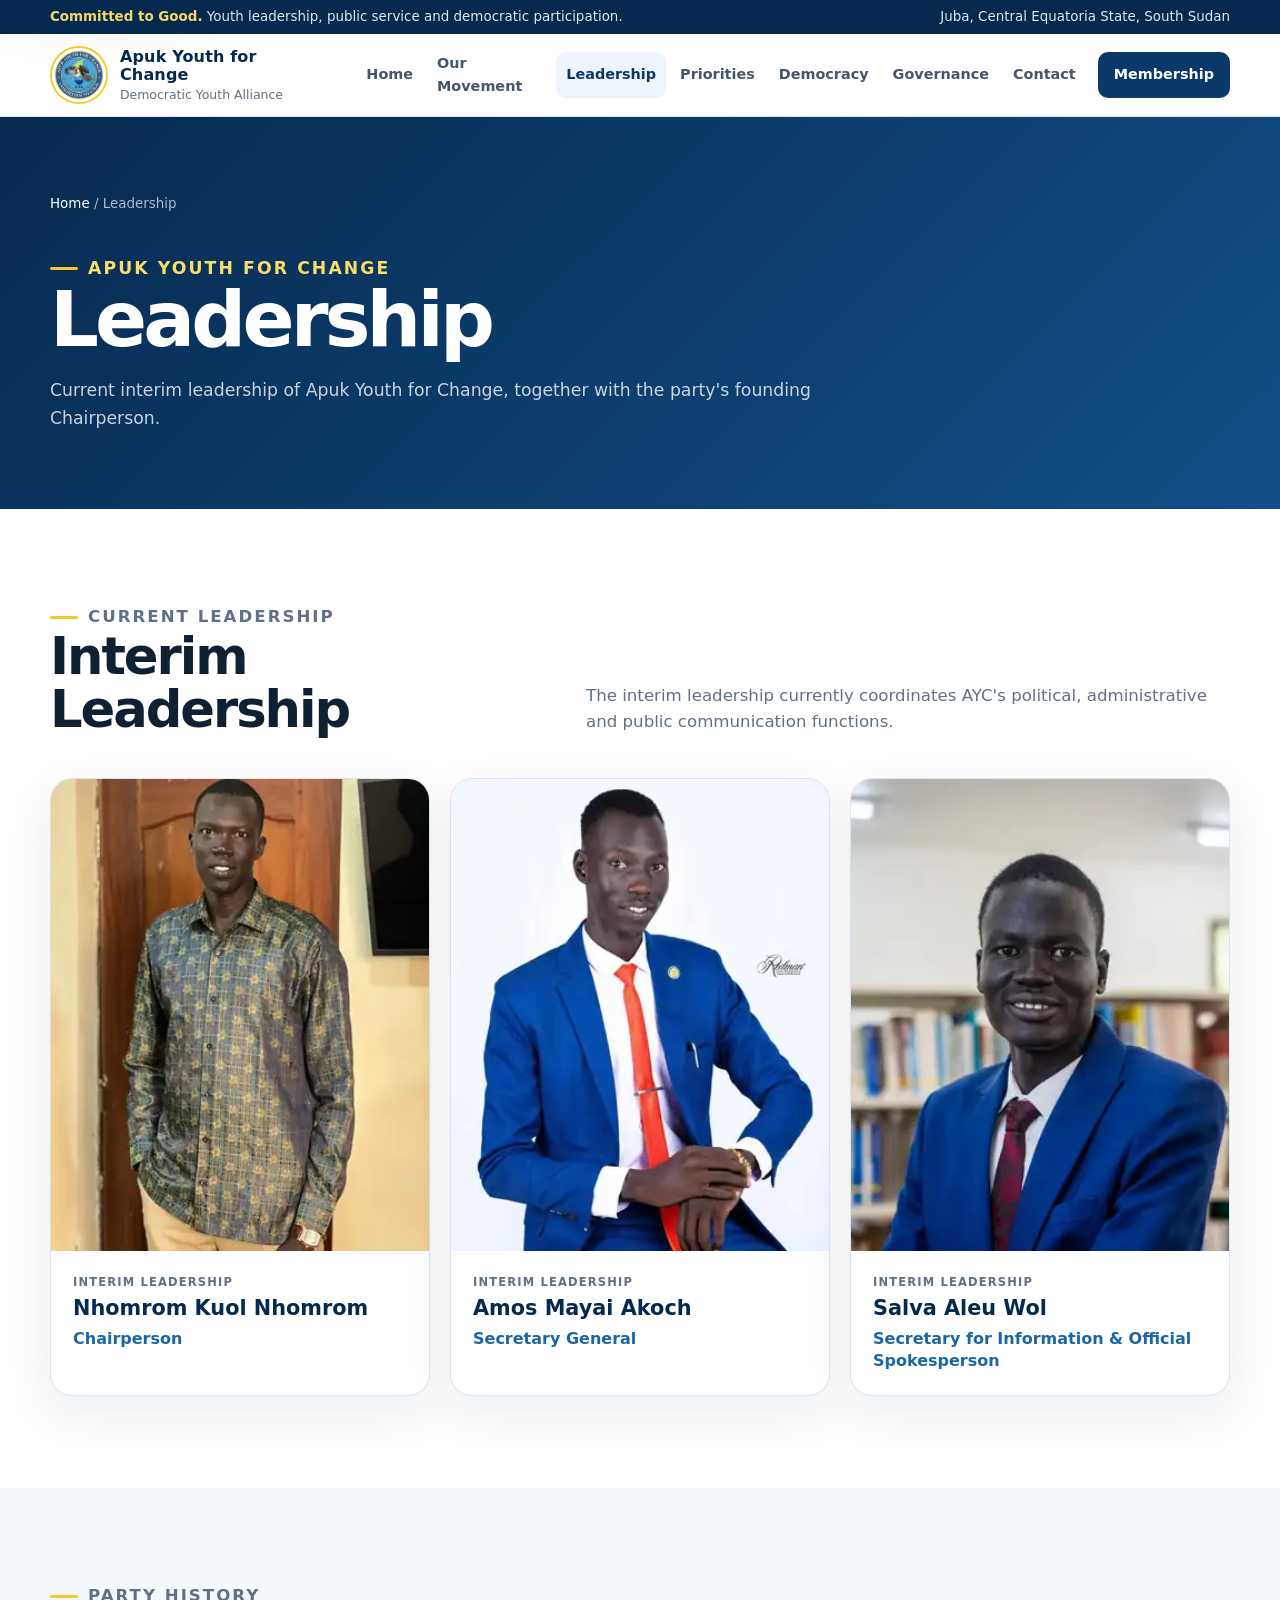
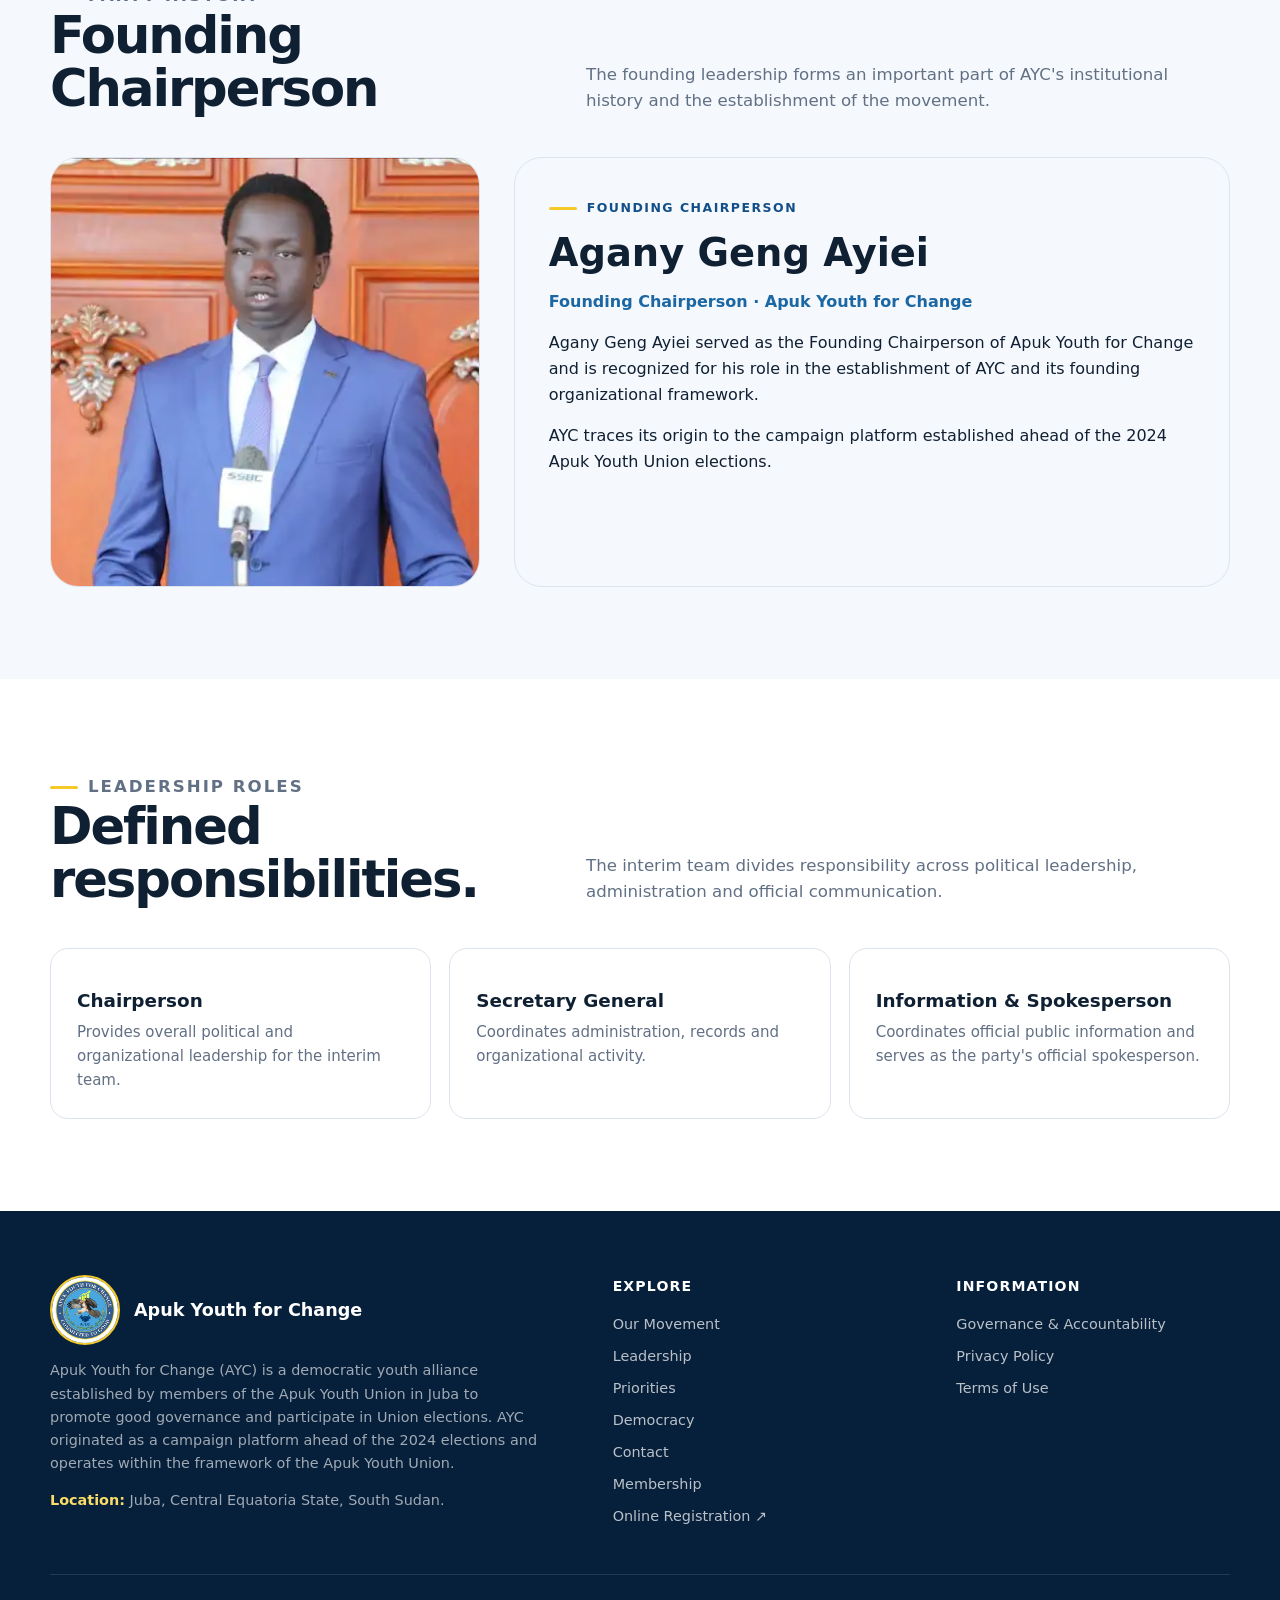
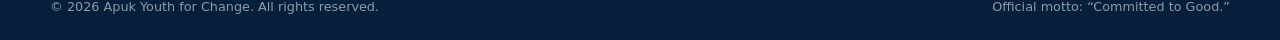
<file: leadership/index.html>
<!doctype html><html lang="en"><head><meta charset="utf-8"><meta name="viewport" content="width=device-width,initial-scale=1"><meta name="theme-color" content="#0a3868"><title>Leadership | Apuk Youth for Change</title><meta name="description" content="Meet the current interim leadership and founding Chairperson of Apuk Youth for Change."><meta property="og:type" content="website"><meta property="og:title" content="Leadership | Apuk Youth for Change"><meta property="og:description" content="Meet the current interim leadership and founding Chairperson of Apuk Youth for Change."><meta property="og:image" content="/assets/ayc-logo.jpg"><link rel="icon" type="image/jpeg" href="/assets/ayc-logo.jpg"><link rel="stylesheet" href="/assets/site.css"></head><body><a class="skip-link" href="#main">Skip to main content</a><div class="topbar"><div class="container"><div><strong>Committed to Good.</strong> Youth leadership, public service and democratic participation.</div><div class="topbar-right">Juba, Central Equatoria State, South Sudan</div></div></div><header class="site-header"><div class="container header-inner"><a class="brand" href="/" aria-label="Apuk Youth for Change home"><img src="/assets/ayc-logo.jpg" alt="Apuk Youth for Change emblem"><span class="brand-copy"><strong>Apuk Youth for Change</strong><span>Democratic Youth Alliance</span></span></a><nav class="desktop-nav" aria-label="Primary navigation"><a href="/">Home</a><a href="/movement/">Our Movement</a><a aria-current="page" href="/leadership/">Leadership</a><a href="/priorities/">Priorities</a><a href="/democracy/">Democracy</a><a href="/governance/">Governance</a><a href="/contact/">Contact</a><a class="nav-cta" href="/membership/">Membership</a></nav><button class="menu-toggle" type="button" aria-label="Open navigation" aria-expanded="false" data-menu-toggle><svg viewBox="0 0 24 24" aria-hidden="true"><path d="M4 7h16M4 12h16M4 17h16" fill="none" stroke="currentColor" stroke-width="2" stroke-linecap="round"/></svg></button></div><nav class="mobile-nav" aria-label="Mobile navigation" data-mobile-nav aria-hidden="true"><a href="/">Home</a><a href="/movement/">Our Movement</a><a aria-current="page" href="/leadership/">Leadership</a><a href="/priorities/">Priorities</a><a href="/democracy/">Democracy</a><a href="/governance/">Governance</a><a href="/contact/">Contact</a><a href="/membership/">Membership</a></nav></header><main id="main"><section class="page-hero"><div class="container"><div class="breadcrumb"><a href="/">Home</a> / Leadership</div><p class="eyebrow" style="color:#f9dd68">Apuk Youth for Change</p><h1>Leadership</h1><p>Current interim leadership of Apuk Youth for Change, together with the party's founding Chairperson.</p></div></section><section class="section"><div class="container"><div class="section-head"><div><p class="eyebrow">Current leadership</p><h2>Interim Leadership</h2></div><p>The interim leadership currently coordinates AYC's political, administrative and public communication functions.</p></div><div class="leadership-grid"><article class="leader-card"><img src="/assets/leadership/nhomrom-kuol-nhomrom.webp" alt="Nhomrom Kuol Nhomrom"><div class="leader-body"><p class="leader-label">Interim leadership</p><h3>Nhomrom Kuol Nhomrom</h3><p class="role">Chairperson</p></div></article><article class="leader-card"><img src="/assets/leadership/amos-mayai-akoch.webp" alt="Amos Mayai Akoch"><div class="leader-body"><p class="leader-label">Interim leadership</p><h3>Amos Mayai Akoch</h3><p class="role">Secretary General</p></div></article><article class="leader-card"><img src="/assets/leadership/salva-aleu-wol.webp" alt="Salva Aleu Wol"><div class="leader-body"><p class="leader-label">Interim leadership</p><h3>Salva Aleu Wol</h3><p class="role">Secretary for Information &amp; Official Spokesperson</p></div></article></div></div></section><section class="section section-soft"><div class="container"><div class="section-head"><div><p class="eyebrow">Party history</p><h2>Founding Chairperson</h2></div><p>The founding leadership forms an important part of AYC's institutional history and the establishment of the movement.</p></div><div class="founder-feature"><div class="founder-photo"><img src="/assets/leadership/agany-geng-ayiei.webp" alt="Agany Geng Ayiei"></div><div class="leader-copy"><p class="eyebrow">Founding Chairperson</p><h2>Agany Geng Ayiei</h2><p class="role">Founding Chairperson · Apuk Youth for Change</p><p>Agany Geng Ayiei served as the Founding Chairperson of Apuk Youth for Change and is recognized for his role in the establishment of AYC and its founding organizational framework.</p><p>AYC traces its origin to the campaign platform established ahead of the 2024 Apuk Youth Union elections.</p></div></div></div></section><section class="section"><div class="container"><div class="section-head"><div><p class="eyebrow">Leadership roles</p><h2>Defined responsibilities.</h2></div><p>The interim team divides responsibility across political leadership, administration and official communication.</p></div><div class="cards"><article class="card"><h3>Chairperson</h3><p>Provides overall political and organizational leadership for the interim team.</p></article><article class="card"><h3>Secretary General</h3><p>Coordinates administration, records and organizational activity.</p></article><article class="card"><h3>Information &amp; Spokesperson</h3><p>Coordinates official public information and serves as the party's official spokesperson.</p></article></div></div></section></main><footer class="footer"><div class="container footer-grid"><div><div class="footer-brand"><img src="/assets/ayc-logo.jpg" alt="Apuk Youth for Change emblem"><strong>Apuk Youth for Change</strong></div><p class="muted">Apuk Youth for Change (AYC) is a democratic youth alliance established by members of the Apuk Youth Union in Juba to promote good governance and participate in Union elections. AYC originated as a campaign platform ahead of the 2024 elections and operates within the framework of the Apuk Youth Union.</p><p class="muted"><strong style="color:#f9dd68">Location:</strong> Juba, Central Equatoria State, South Sudan.</p></div><div><h3>Explore</h3><div class="footer-links"><a href="/movement/">Our Movement</a><a href="/leadership/">Leadership</a><a href="/priorities/">Priorities</a><a href="/democracy/">Democracy</a><a href="/contact/">Contact</a><a href="/membership/">Membership</a><a href="https://forms.gle/9tDzCQg2DoQn3usf6" target="_blank" rel="noopener noreferrer">Online Registration ↗</a></div></div><div><h3>Information</h3><div class="footer-links"><a href="/governance/">Governance &amp; Accountability</a><a href="/privacy/">Privacy Policy</a><a href="/terms/">Terms of Use</a></div></div></div><div class="container footer-bottom"><span>© <span data-year>2026</span> Apuk Youth for Change. All rights reserved.</span><span>Official motto: “Committed to Good.”</span></div></footer><button class="back-to-top" type="button" aria-label="Back to top" data-back-to-top>↑</button><script src="/assets/site.js" defer></script></body></html>
</file>
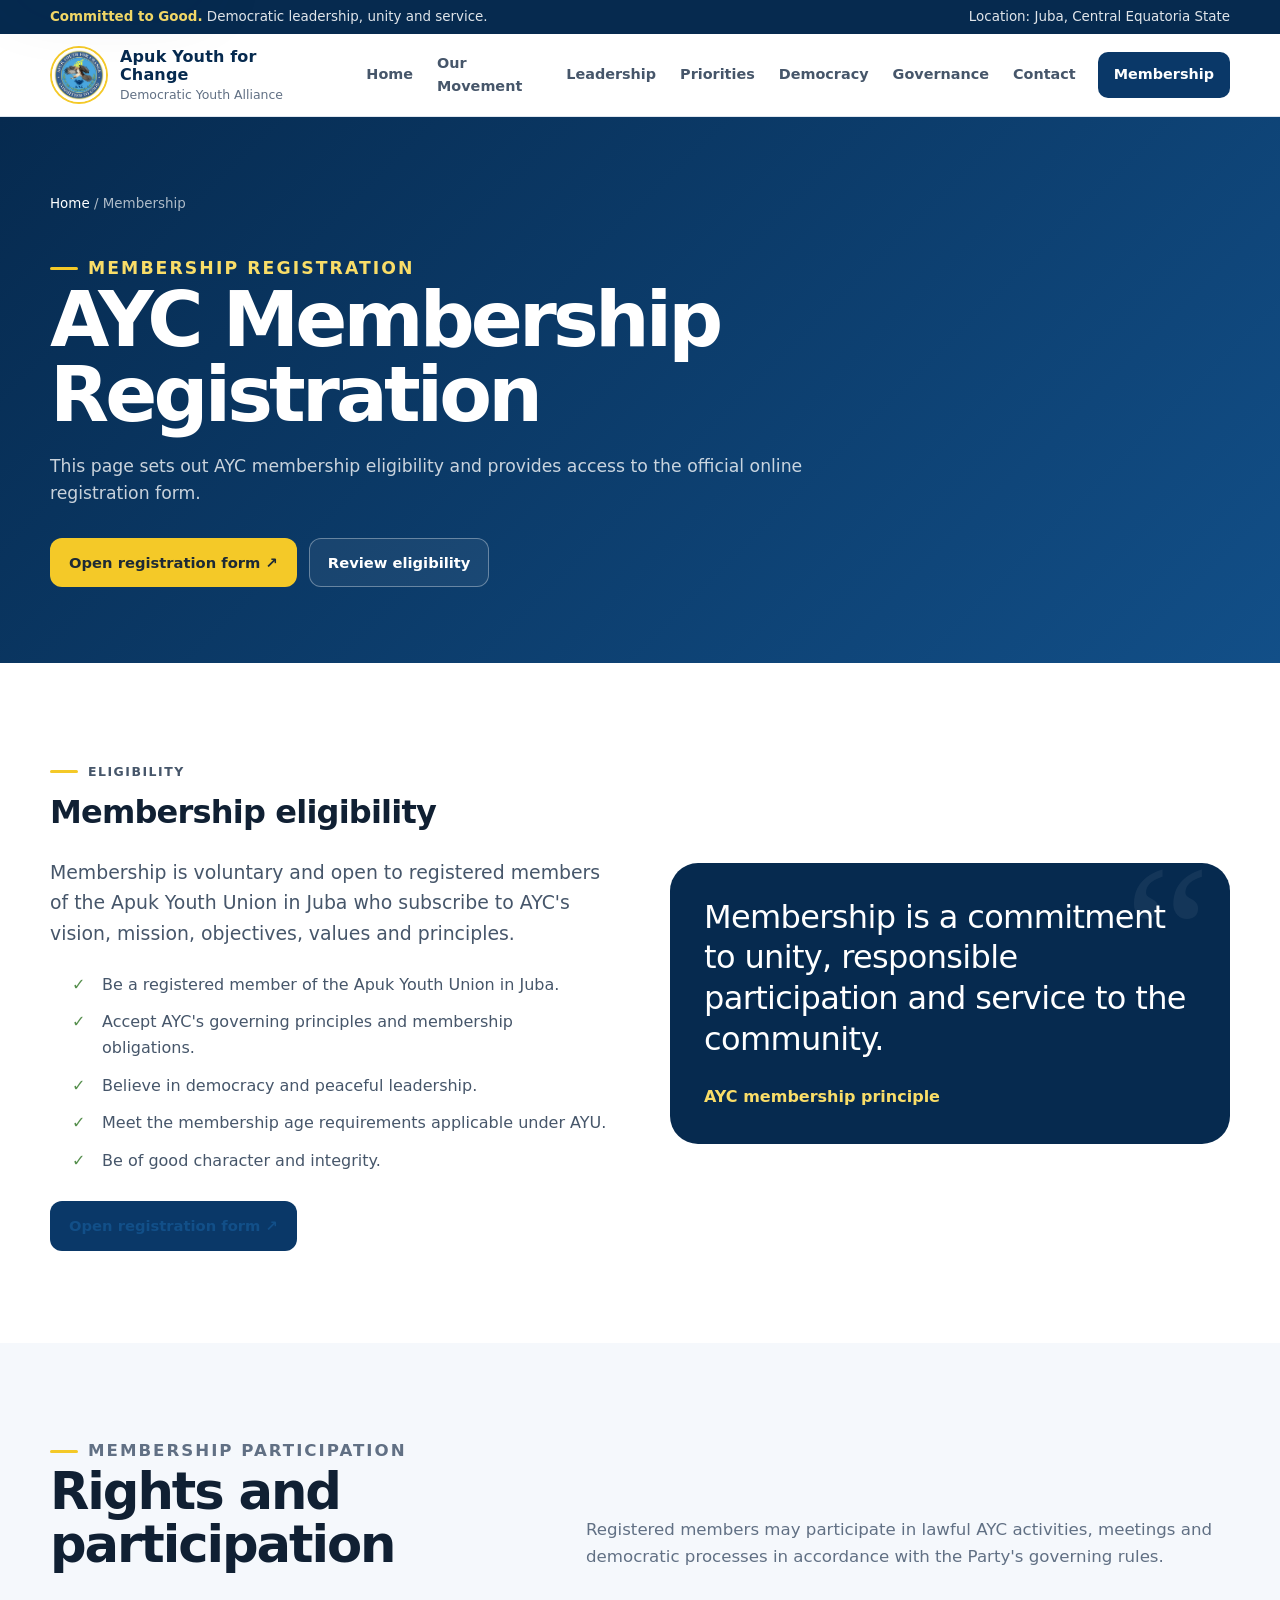
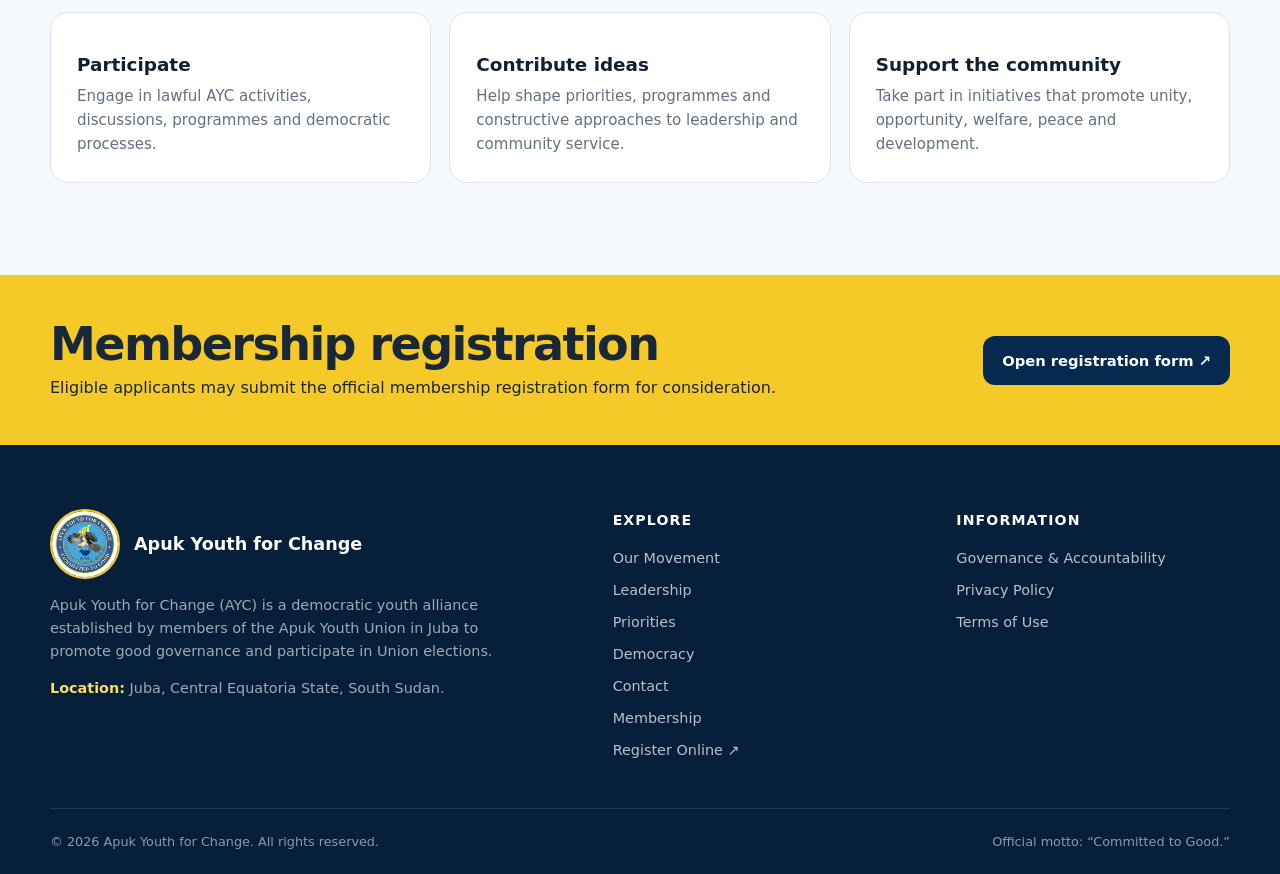
<file: membership/index.html>
<!doctype html><html lang="en"><head><meta charset="utf-8"><meta name="viewport" content="width=device-width,initial-scale=1"><meta name="theme-color" content="#0a3868"><title>Membership | Apuk Youth for Change</title><meta name="description" content="Learn about membership in Apuk Youth for Change and access the official online registration form."><meta property="og:image" content="/assets/ayc-logo.jpg"><link rel="icon" type="image/jpeg" href="/assets/ayc-logo.jpg"><link rel="stylesheet" href="/assets/site.css"></head><body><a class="skip-link" href="#main">Skip to main content</a><div class="topbar"><div class="container"><div><strong>Committed to Good.</strong> Democratic leadership, unity and service.</div><div class="topbar-right">Location: Juba, Central Equatoria State</div></div></div><header class="site-header"><div class="container header-inner"><a class="brand" href="/"><img src="/assets/ayc-logo.jpg" alt="Apuk Youth for Change emblem"><span class="brand-copy"><strong>Apuk Youth for Change</strong><span>Democratic Youth Alliance</span></span></a><nav class="desktop-nav"><a href="/">Home</a><a href="/movement/">Our Movement</a><a href="/leadership/">Leadership</a><a href="/priorities/">Priorities</a><a href="/democracy/">Democracy</a><a href="/governance/">Governance</a><a href="/contact/">Contact</a><a class="nav-cta" aria-current="page" href="/membership/">Membership</a></nav><button class="menu-toggle" type="button" aria-label="Open navigation" aria-expanded="false" data-menu-toggle><svg viewBox="0 0 24 24"><path d="M4 7h16M4 12h16M4 17h16" fill="none" stroke="currentColor" stroke-width="2" stroke-linecap="round"/></svg></button></div><nav class="mobile-nav" data-mobile-nav aria-hidden="true"><a href="/">Home</a><a href="/movement/">Our Movement</a><a href="/leadership/">Leadership</a><a href="/priorities/">Priorities</a><a href="/democracy/">Democracy</a><a href="/governance/">Governance</a><a href="/contact/">Contact</a><a href="/membership/">Membership</a></nav></header><main id="main"><section class="page-hero"><div class="container"><div class="breadcrumb"><a href="/">Home</a> / Membership</div><p class="eyebrow" style="color:#f9dd68">Membership registration</p><h1>AYC Membership Registration</h1><p>This page sets out AYC membership eligibility and provides access to the official online registration form.</p><div class="hero-actions"><a class="btn btn-primary" href="https://forms.gle/9tDzCQg2DoQn3usf6" target="_blank" rel="noopener noreferrer">Open registration form ↗</a><a class="btn btn-ghost" href="#eligibility">Review eligibility</a></div></div></section><section class="section" id="eligibility"><div class="container split"><div class="prose"><p class="eyebrow">Eligibility</p><h2 style="margin-top:0">Membership eligibility</h2><p class="lead">Membership is voluntary and open to registered members of the Apuk Youth Union in Juba who subscribe to AYC's vision, mission, objectives, values and principles.</p><ul class="check-list"><li>Be a registered member of the Apuk Youth Union in Juba.</li><li>Accept AYC's governing principles and membership obligations.</li><li>Believe in democracy and peaceful leadership.</li><li>Meet the membership age requirements applicable under AYU.</li><li>Be of good character and integrity.</li></ul><div style="margin-top:28px"><a class="btn btn-blue" href="https://forms.gle/9tDzCQg2DoQn3usf6" target="_blank" rel="noopener noreferrer">Open registration form ↗</a></div></div><div class="quote-panel"><blockquote>Membership is a commitment to unity, responsible participation and service to the community.</blockquote><cite>AYC membership principle</cite></div></div></section><section class="section section-soft"><div class="container"><div class="section-head"><div><p class="eyebrow">Membership participation</p><h2>Rights and participation</h2></div><p>Registered members may participate in lawful AYC activities, meetings and democratic processes in accordance with the Party's governing rules.</p></div><div class="cards"><article class="card"><h3>Participate</h3><p>Engage in lawful AYC activities, discussions, programmes and democratic processes.</p></article><article class="card"><h3>Contribute ideas</h3><p>Help shape priorities, programmes and constructive approaches to leadership and community service.</p></article><article class="card"><h3>Support the community</h3><p>Take part in initiatives that promote unity, opportunity, welfare, peace and development.</p></article></div></div></section><section class="band"><div class="container band-inner"><div><h2>Membership registration</h2><p>Eligible applicants may submit the official membership registration form for consideration.</p></div><a class="btn" href="https://forms.gle/9tDzCQg2DoQn3usf6" target="_blank" rel="noopener noreferrer">Open registration form ↗</a></div></section></main><footer class="footer"><div class="container footer-grid"><div><div class="footer-brand"><img src="/assets/ayc-logo.jpg" alt="Apuk Youth for Change emblem"><strong>Apuk Youth for Change</strong></div><p class="muted">Apuk Youth for Change (AYC) is a democratic youth alliance established by members of the Apuk Youth Union in Juba to promote good governance and participate in Union elections.</p><p class="muted"><strong style="color:#f9dd68">Location:</strong> Juba, Central Equatoria State, South Sudan.</p></div><div><h3>Explore</h3><div class="footer-links"><a href="/movement/">Our Movement</a><a href="/leadership/">Leadership</a><a href="/priorities/">Priorities</a><a href="/democracy/">Democracy</a><a href="/contact/">Contact</a><a href="/membership/">Membership</a><a href="https://forms.gle/9tDzCQg2DoQn3usf6" target="_blank" rel="noopener noreferrer">Register Online ↗</a></div></div><div><h3>Information</h3><div class="footer-links"><a href="/governance/">Governance & Accountability</a><a href="/privacy/">Privacy Policy</a><a href="/terms/">Terms of Use</a></div></div></div><div class="container footer-bottom"><span>© <span data-year>2026</span> Apuk Youth for Change. All rights reserved.</span><span>Official motto: “Committed to Good.”</span></div></footer><button class="back-to-top" type="button" aria-label="Back to top" data-back-to-top>↑</button><script src="/assets/site.js" defer></script></body></html>
</file>
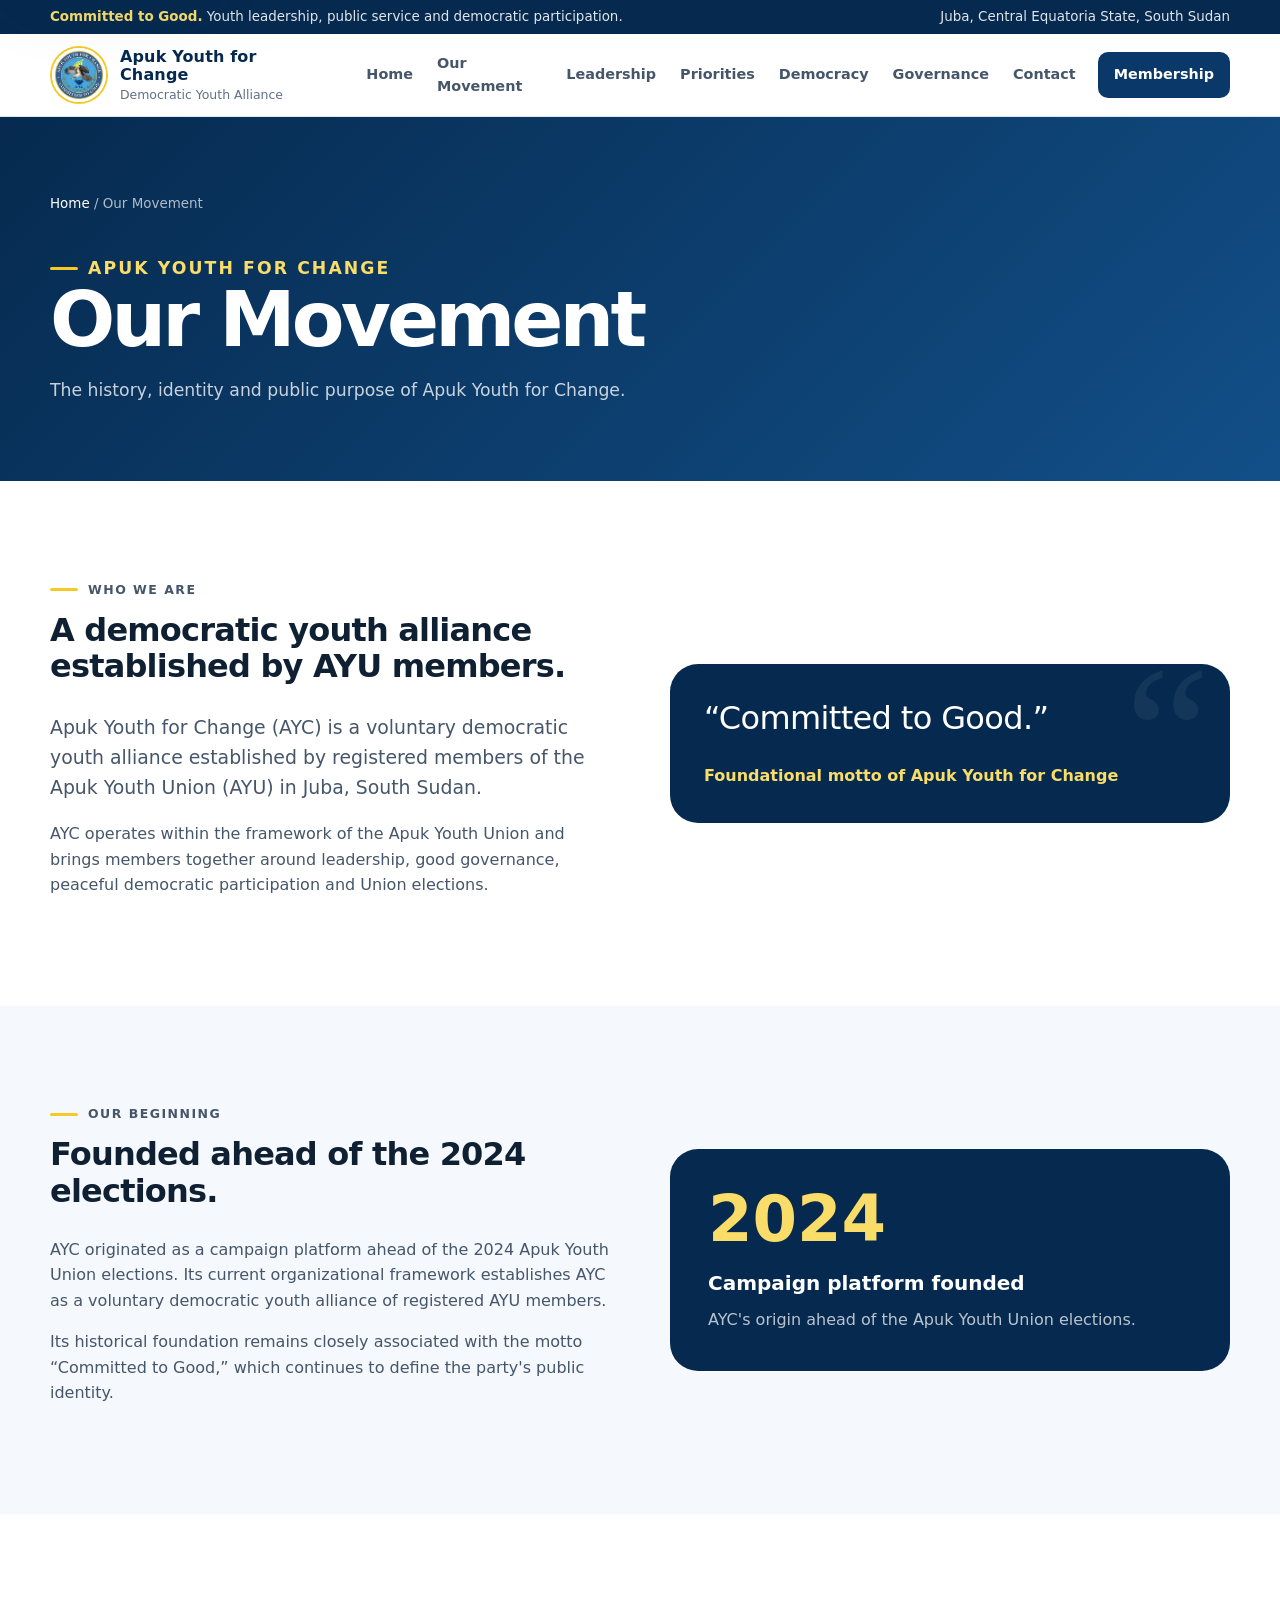
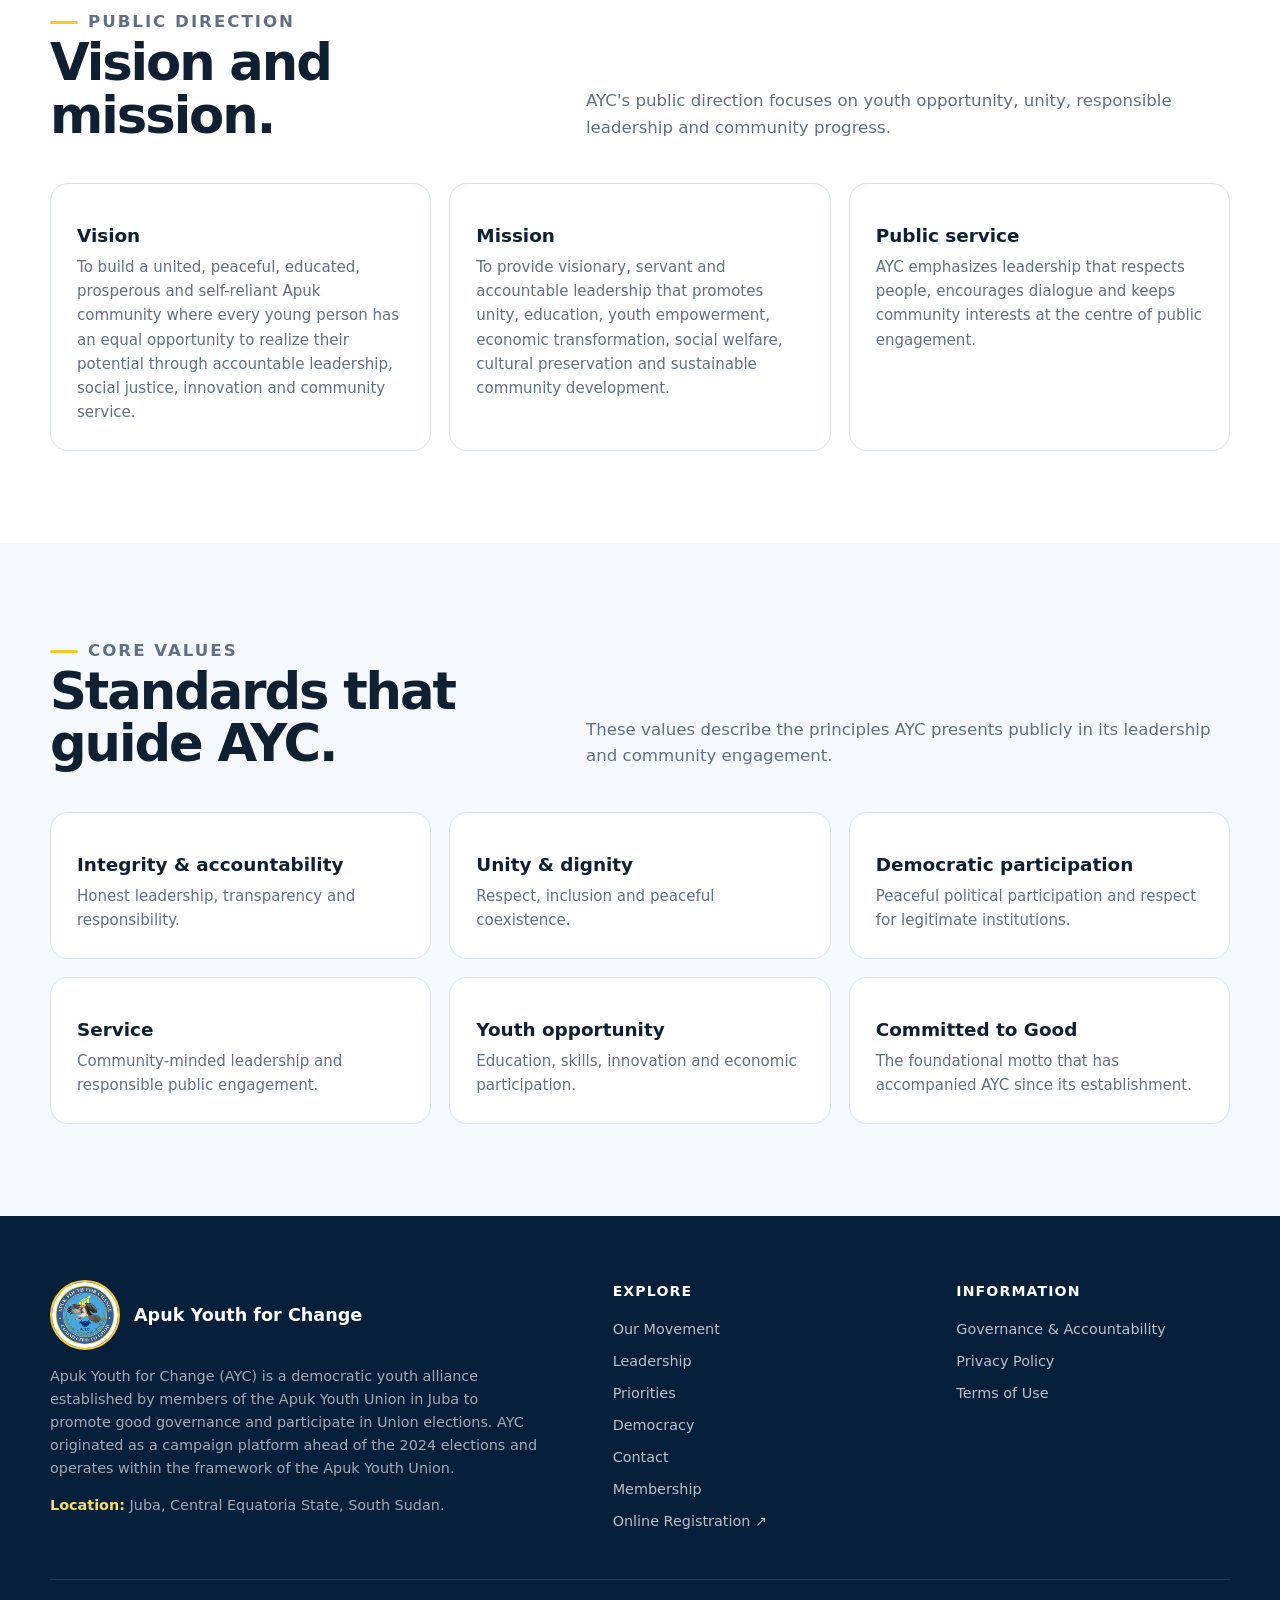
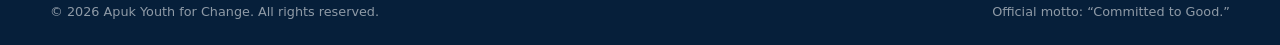
<file: movement/index.html>
<!doctype html><html lang="en"><head><meta charset="utf-8"><meta name="viewport" content="width=device-width,initial-scale=1"><meta name="theme-color" content="#0a3868"><title>Our Movement | Apuk Youth for Change</title><meta name="description" content="Learn about the history, identity, purpose and public values of Apuk Youth for Change."><meta property="og:type" content="website"><meta property="og:title" content="Our Movement | Apuk Youth for Change"><meta property="og:description" content="Learn about the history, identity, purpose and public values of Apuk Youth for Change."><meta property="og:image" content="/assets/ayc-logo.jpg"><link rel="icon" type="image/jpeg" href="/assets/ayc-logo.jpg"><link rel="stylesheet" href="/assets/site.css"></head><body><a class="skip-link" href="#main">Skip to main content</a><div class="topbar"><div class="container"><div><strong>Committed to Good.</strong> Youth leadership, public service and democratic participation.</div><div class="topbar-right">Juba, Central Equatoria State, South Sudan</div></div></div><header class="site-header"><div class="container header-inner"><a class="brand" href="/" aria-label="Apuk Youth for Change home"><img src="/assets/ayc-logo.jpg" alt="Apuk Youth for Change emblem"><span class="brand-copy"><strong>Apuk Youth for Change</strong><span>Democratic Youth Alliance</span></span></a><nav class="desktop-nav" aria-label="Primary navigation"><a data-nav-link href="/">Home</a><a data-nav-link href="/movement/">Our Movement</a><a data-nav-link href="/leadership/">Leadership</a><a data-nav-link href="/priorities/">Priorities</a><a data-nav-link href="/democracy/">Democracy</a><a data-nav-link href="/governance/">Governance</a><a href="/contact/">Contact</a><a data-nav-link class="nav-cta" href="/membership/">Membership</a></nav><button class="menu-toggle" type="button" aria-label="Open navigation" aria-expanded="false" data-menu-toggle><svg viewBox="0 0 24 24" aria-hidden="true"><path d="M4 7h16M4 12h16M4 17h16" fill="none" stroke="currentColor" stroke-width="2" stroke-linecap="round"/></svg></button></div><nav class="mobile-nav" aria-label="Mobile navigation" data-mobile-nav aria-hidden="true"><a href="/">Home</a><a href="/movement/">Our Movement</a><a href="/leadership/">Leadership</a><a href="/priorities/">Priorities</a><a href="/democracy/">Democracy</a><a href="/governance/">Governance</a><a href="/contact/">Contact</a><a href="/membership/">Membership</a></nav></header><main id="main"><section class="page-hero"><div class="container"><div class="breadcrumb"><a href="/">Home</a> / Our Movement</div><p class="eyebrow" style="color:#f9dd68">Apuk Youth for Change</p><h1>Our Movement</h1><p>The history, identity and public purpose of Apuk Youth for Change.</p></div></section><section class="section"><div class="container"><div class="split"><div class="prose"><p class="eyebrow">Who we are</p><h2 style="margin-top:0">A democratic youth alliance established by AYU members.</h2><p class="lead">Apuk Youth for Change (AYC) is a voluntary democratic youth alliance established by registered members of the Apuk Youth Union (AYU) in Juba, South Sudan.</p><p>AYC operates within the framework of the Apuk Youth Union and brings members together around leadership, good governance, peaceful democratic participation and Union elections.</p></div><div class="quote-panel"><blockquote>“Committed to Good.”</blockquote><cite>Foundational motto of Apuk Youth for Change</cite></div></div></div></section><section class="section section-soft"><div class="container"><div class="split"><div class="prose"><p class="eyebrow">Our beginning</p><h2 style="margin-top:0">Founded ahead of the 2024 elections.</h2><p>AYC originated as a campaign platform ahead of the 2024 Apuk Youth Union elections. Its current organizational framework establishes AYC as a voluntary democratic youth alliance of registered AYU members.</p><p>Its historical foundation remains closely associated with the motto “Committed to Good,” which continues to define the party's public identity.</p></div><div class="history-mark"><span>2024</span><strong>Campaign platform founded</strong><p>AYC's origin ahead of the Apuk Youth Union elections.</p></div></div></div></section><section class="section"><div class="container"><div class="section-head"><div><p class="eyebrow">Public direction</p><h2>Vision and mission.</h2></div><p>AYC's public direction focuses on youth opportunity, unity, responsible leadership and community progress.</p></div><div class="cards"><article class="card"><h3>Vision</h3><p>To build a united, peaceful, educated, prosperous and self-reliant Apuk community where every young person has an equal opportunity to realize their potential through accountable leadership, social justice, innovation and community service.</p></article><article class="card"><h3>Mission</h3><p>To provide visionary, servant and accountable leadership that promotes unity, education, youth empowerment, economic transformation, social welfare, cultural preservation and sustainable community development.</p></article><article class="card"><h3>Public service</h3><p>AYC emphasizes leadership that respects people, encourages dialogue and keeps community interests at the centre of public engagement.</p></article></div></div></section><section class="section section-soft"><div class="container"><div class="section-head"><div><p class="eyebrow">Core values</p><h2>Standards that guide AYC.</h2></div><p>These values describe the principles AYC presents publicly in its leadership and community engagement.</p></div><div class="cards"><article class="card"><h3>Integrity &amp; accountability</h3><p>Honest leadership, transparency and responsibility.</p></article><article class="card"><h3>Unity &amp; dignity</h3><p>Respect, inclusion and peaceful coexistence.</p></article><article class="card"><h3>Democratic participation</h3><p>Peaceful political participation and respect for legitimate institutions.</p></article><article class="card"><h3>Service</h3><p>Community-minded leadership and responsible public engagement.</p></article><article class="card"><h3>Youth opportunity</h3><p>Education, skills, innovation and economic participation.</p></article><article class="card"><h3>Committed to Good</h3><p>The foundational motto that has accompanied AYC since its establishment.</p></article></div></div></section></main><footer class="footer"><div class="container footer-grid"><div><div class="footer-brand"><img src="/assets/ayc-logo.jpg" alt="Apuk Youth for Change emblem"><strong>Apuk Youth for Change</strong></div><p class="muted">Apuk Youth for Change (AYC) is a democratic youth alliance established by members of the Apuk Youth Union in Juba to promote good governance and participate in Union elections. AYC originated as a campaign platform ahead of the 2024 elections and operates within the framework of the Apuk Youth Union.</p><p class="muted"><strong style="color:#f9dd68">Location:</strong> Juba, Central Equatoria State, South Sudan.</p></div><div><h3>Explore</h3><div class="footer-links"><a href="/movement/">Our Movement</a><a href="/leadership/">Leadership</a><a href="/priorities/">Priorities</a><a href="/democracy/">Democracy</a><a href="/contact/">Contact</a><a href="/membership/">Membership</a><a href="https://forms.gle/9tDzCQg2DoQn3usf6" target="_blank" rel="noopener noreferrer">Online Registration ↗</a></div></div><div><h3>Information</h3><div class="footer-links"><a href="/governance/">Governance &amp; Accountability</a><a href="/privacy/">Privacy Policy</a><a href="/terms/">Terms of Use</a></div></div></div><div class="container footer-bottom"><span>© <span data-year>2026</span> Apuk Youth for Change. All rights reserved.</span><span>Official motto: “Committed to Good.”</span></div></footer><button class="back-to-top" type="button" aria-label="Back to top" data-back-to-top>↑</button><script src="/assets/site.js" defer></script></body></html>
</file>
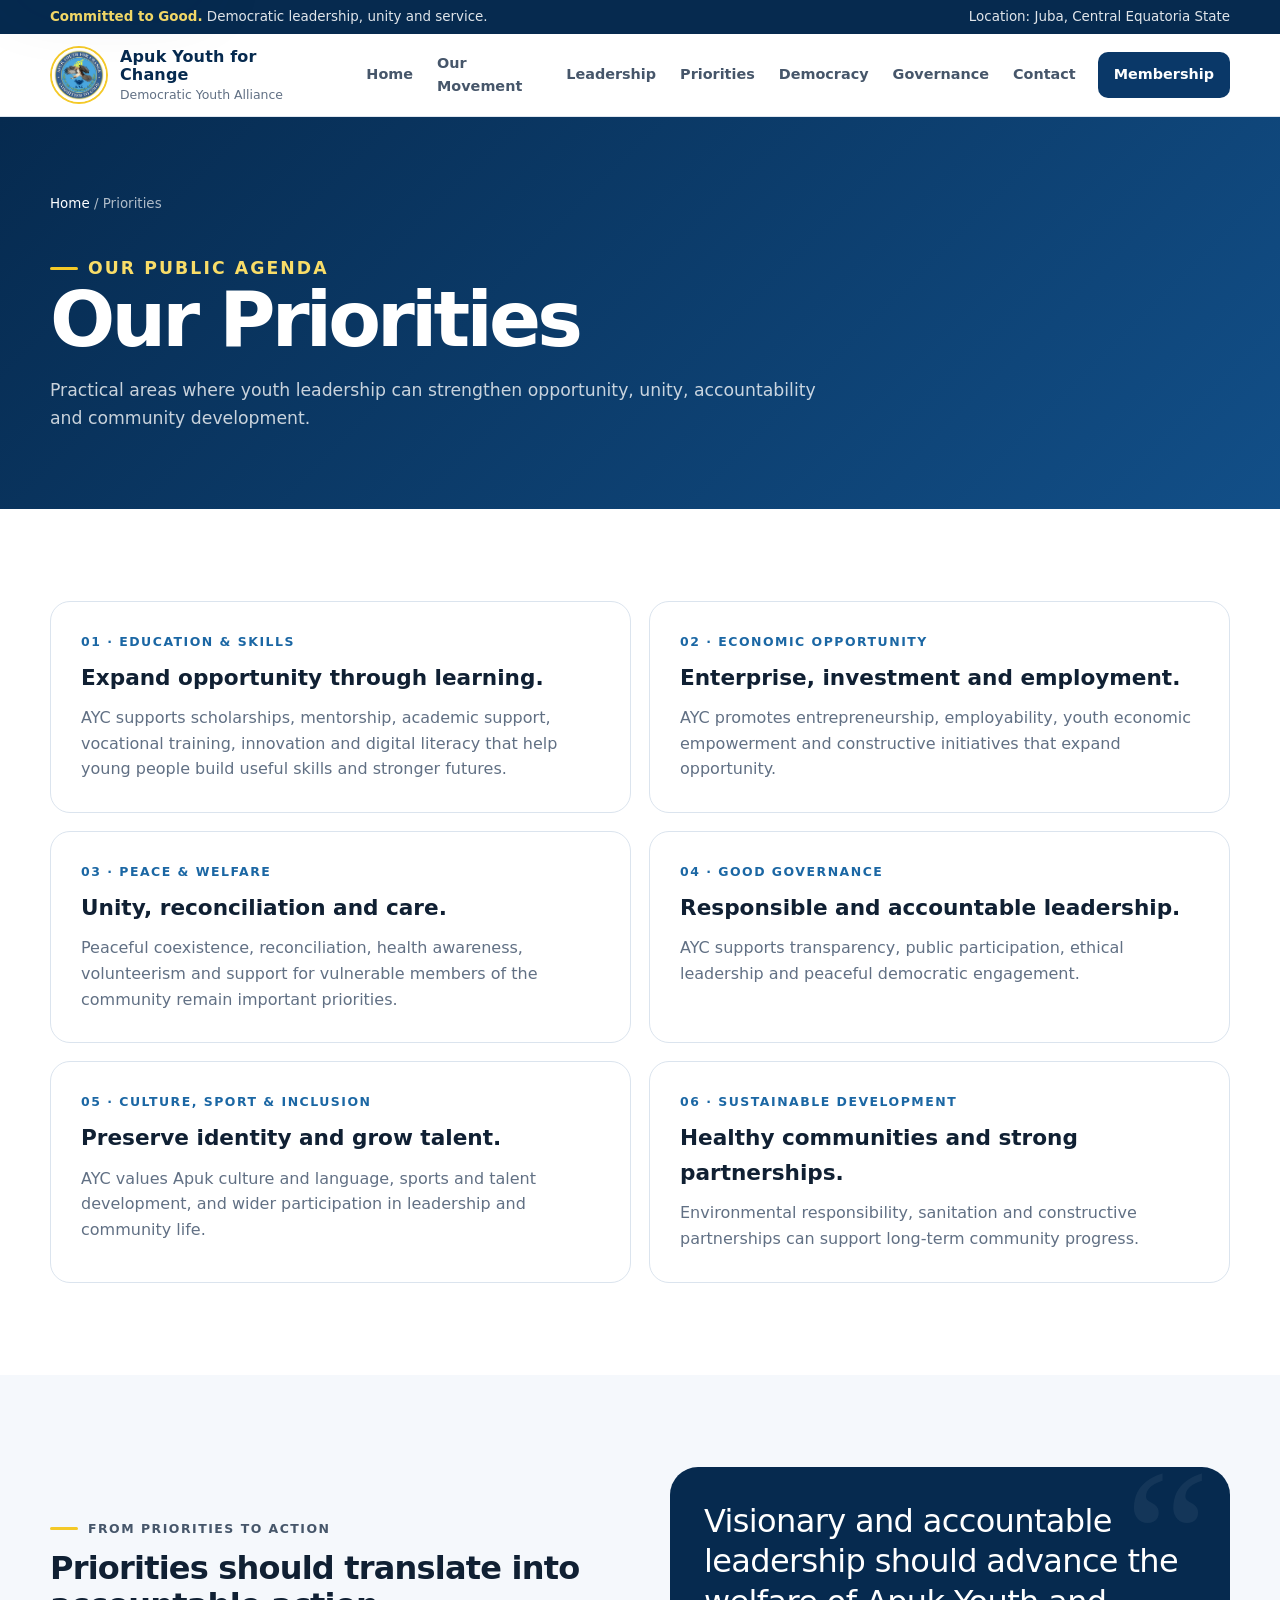
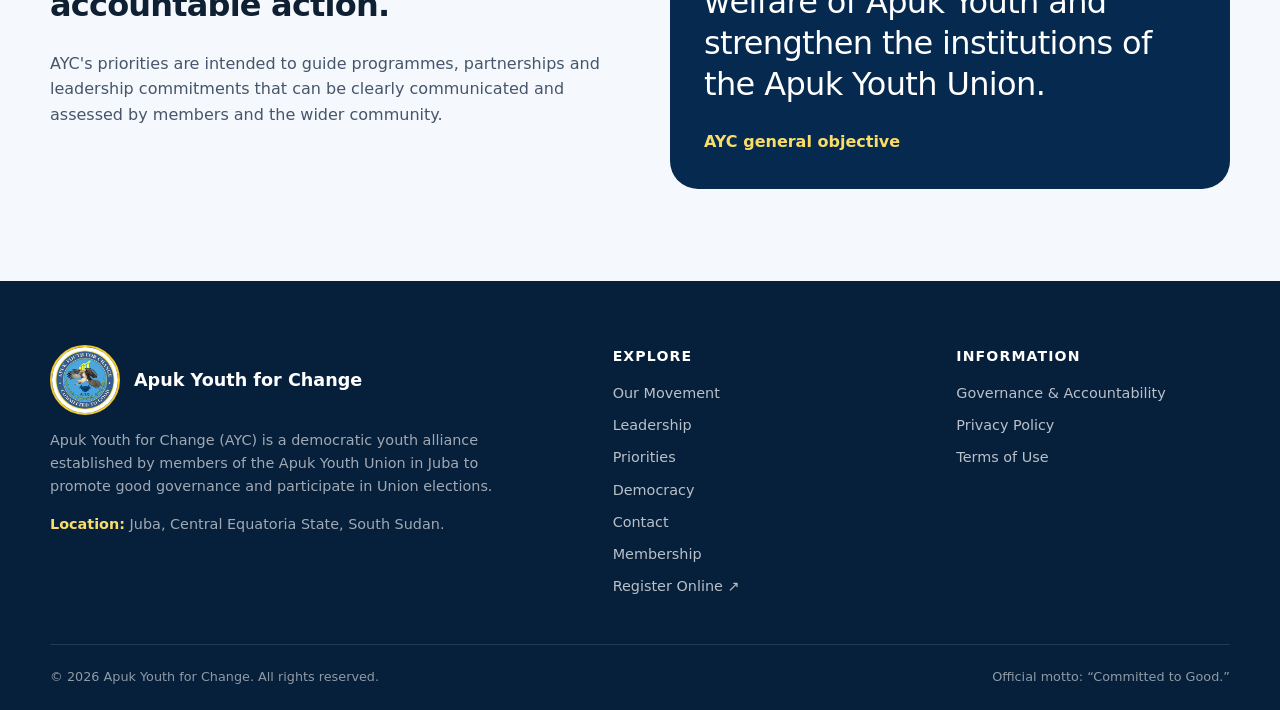
<file: priorities/index.html>
<!doctype html><html lang="en"><head><meta charset="utf-8"><meta name="viewport" content="width=device-width,initial-scale=1"><meta name="theme-color" content="#0a3868"><title>Our Priorities | Apuk Youth for Change</title><meta name="description" content="Explore Apuk Youth for Change priorities across education, opportunity, peace, governance, culture and development."><meta property="og:image" content="/assets/ayc-logo.jpg"><link rel="icon" type="image/jpeg" href="/assets/ayc-logo.jpg"><link rel="stylesheet" href="/assets/site.css"></head><body><a class="skip-link" href="#main">Skip to main content</a><div class="topbar"><div class="container"><div><strong>Committed to Good.</strong> Democratic leadership, unity and service.</div><div class="topbar-right">Location: Juba, Central Equatoria State</div></div></div><header class="site-header"><div class="container header-inner"><a class="brand" href="/"><img src="/assets/ayc-logo.jpg" alt="Apuk Youth for Change emblem"><span class="brand-copy"><strong>Apuk Youth for Change</strong><span>Democratic Youth Alliance</span></span></a><nav class="desktop-nav"><a href="/">Home</a><a href="/movement/">Our Movement</a><a href="/leadership/">Leadership</a><a href="/priorities/">Priorities</a><a href="/democracy/">Democracy</a><a href="/governance/">Governance</a><a href="/contact/">Contact</a><a class="nav-cta" href="/membership/">Membership</a></nav><button class="menu-toggle" type="button" aria-label="Open navigation" aria-expanded="false" data-menu-toggle><svg viewBox="0 0 24 24"><path d="M4 7h16M4 12h16M4 17h16" fill="none" stroke="currentColor" stroke-width="2" stroke-linecap="round"/></svg></button></div><nav class="mobile-nav" data-mobile-nav aria-hidden="true"><a href="/">Home</a><a href="/movement/">Our Movement</a><a href="/leadership/">Leadership</a><a href="/priorities/">Priorities</a><a href="/democracy/">Democracy</a><a href="/governance/">Governance</a><a href="/contact/">Contact</a><a href="/membership/">Membership</a></nav></header><main id="main"><section class="page-hero"><div class="container"><div class="breadcrumb"><a href="/">Home</a> / Priorities</div><p class="eyebrow" style="color:#f9dd68">Our public agenda</p><h1>Our Priorities</h1><p>Practical areas where youth leadership can strengthen opportunity, unity, accountability and community development.</p></div></section><section class="section"><div class="container"><div class="priority-grid"><article class="priority-card"><div class="num">01 · Education & skills</div><h3>Expand opportunity through learning.</h3><p>AYC supports scholarships, mentorship, academic support, vocational training, innovation and digital literacy that help young people build useful skills and stronger futures.</p></article><article class="priority-card"><div class="num">02 · Economic opportunity</div><h3>Enterprise, investment and employment.</h3><p>AYC promotes entrepreneurship, employability, youth economic empowerment and constructive initiatives that expand opportunity.</p></article><article class="priority-card"><div class="num">03 · Peace & welfare</div><h3>Unity, reconciliation and care.</h3><p>Peaceful coexistence, reconciliation, health awareness, volunteerism and support for vulnerable members of the community remain important priorities.</p></article><article class="priority-card"><div class="num">04 · Good governance</div><h3>Responsible and accountable leadership.</h3><p>AYC supports transparency, public participation, ethical leadership and peaceful democratic engagement.</p></article><article class="priority-card"><div class="num">05 · Culture, sport & inclusion</div><h3>Preserve identity and grow talent.</h3><p>AYC values Apuk culture and language, sports and talent development, and wider participation in leadership and community life.</p></article><article class="priority-card"><div class="num">06 · Sustainable development</div><h3>Healthy communities and strong partnerships.</h3><p>Environmental responsibility, sanitation and constructive partnerships can support long-term community progress.</p></article></div></div></section><section class="section section-soft"><div class="container split"><div class="prose"><p class="eyebrow">From priorities to action</p><h2 style="margin-top:0">Priorities should translate into accountable action.</h2><p>AYC's priorities are intended to guide programmes, partnerships and leadership commitments that can be clearly communicated and assessed by members and the wider community.</p></div><div class="quote-panel"><blockquote>Visionary and accountable leadership should advance the welfare of Apuk Youth and strengthen the institutions of the Apuk Youth Union.</blockquote><cite>AYC general objective</cite></div></div></section></main><footer class="footer"><div class="container footer-grid"><div><div class="footer-brand"><img src="/assets/ayc-logo.jpg" alt="Apuk Youth for Change emblem"><strong>Apuk Youth for Change</strong></div><p class="muted">Apuk Youth for Change (AYC) is a democratic youth alliance established by members of the Apuk Youth Union in Juba to promote good governance and participate in Union elections.</p><p class="muted"><strong style="color:#f9dd68">Location:</strong> Juba, Central Equatoria State, South Sudan.</p></div><div><h3>Explore</h3><div class="footer-links"><a href="/movement/">Our Movement</a><a href="/leadership/">Leadership</a><a href="/priorities/">Priorities</a><a href="/democracy/">Democracy</a><a href="/contact/">Contact</a><a href="/membership/">Membership</a><a href="https://forms.gle/9tDzCQg2DoQn3usf6" target="_blank" rel="noopener noreferrer">Register Online ↗</a></div></div><div><h3>Information</h3><div class="footer-links"><a href="/governance/">Governance & Accountability</a><a href="/privacy/">Privacy Policy</a><a href="/terms/">Terms of Use</a></div></div></div><div class="container footer-bottom"><span>© <span data-year>2026</span> Apuk Youth for Change. All rights reserved.</span><span>Official motto: “Committed to Good.”</span></div></footer><button class="back-to-top" type="button" aria-label="Back to top" data-back-to-top>↑</button><script src="/assets/site.js" defer></script></body></html>
</file>
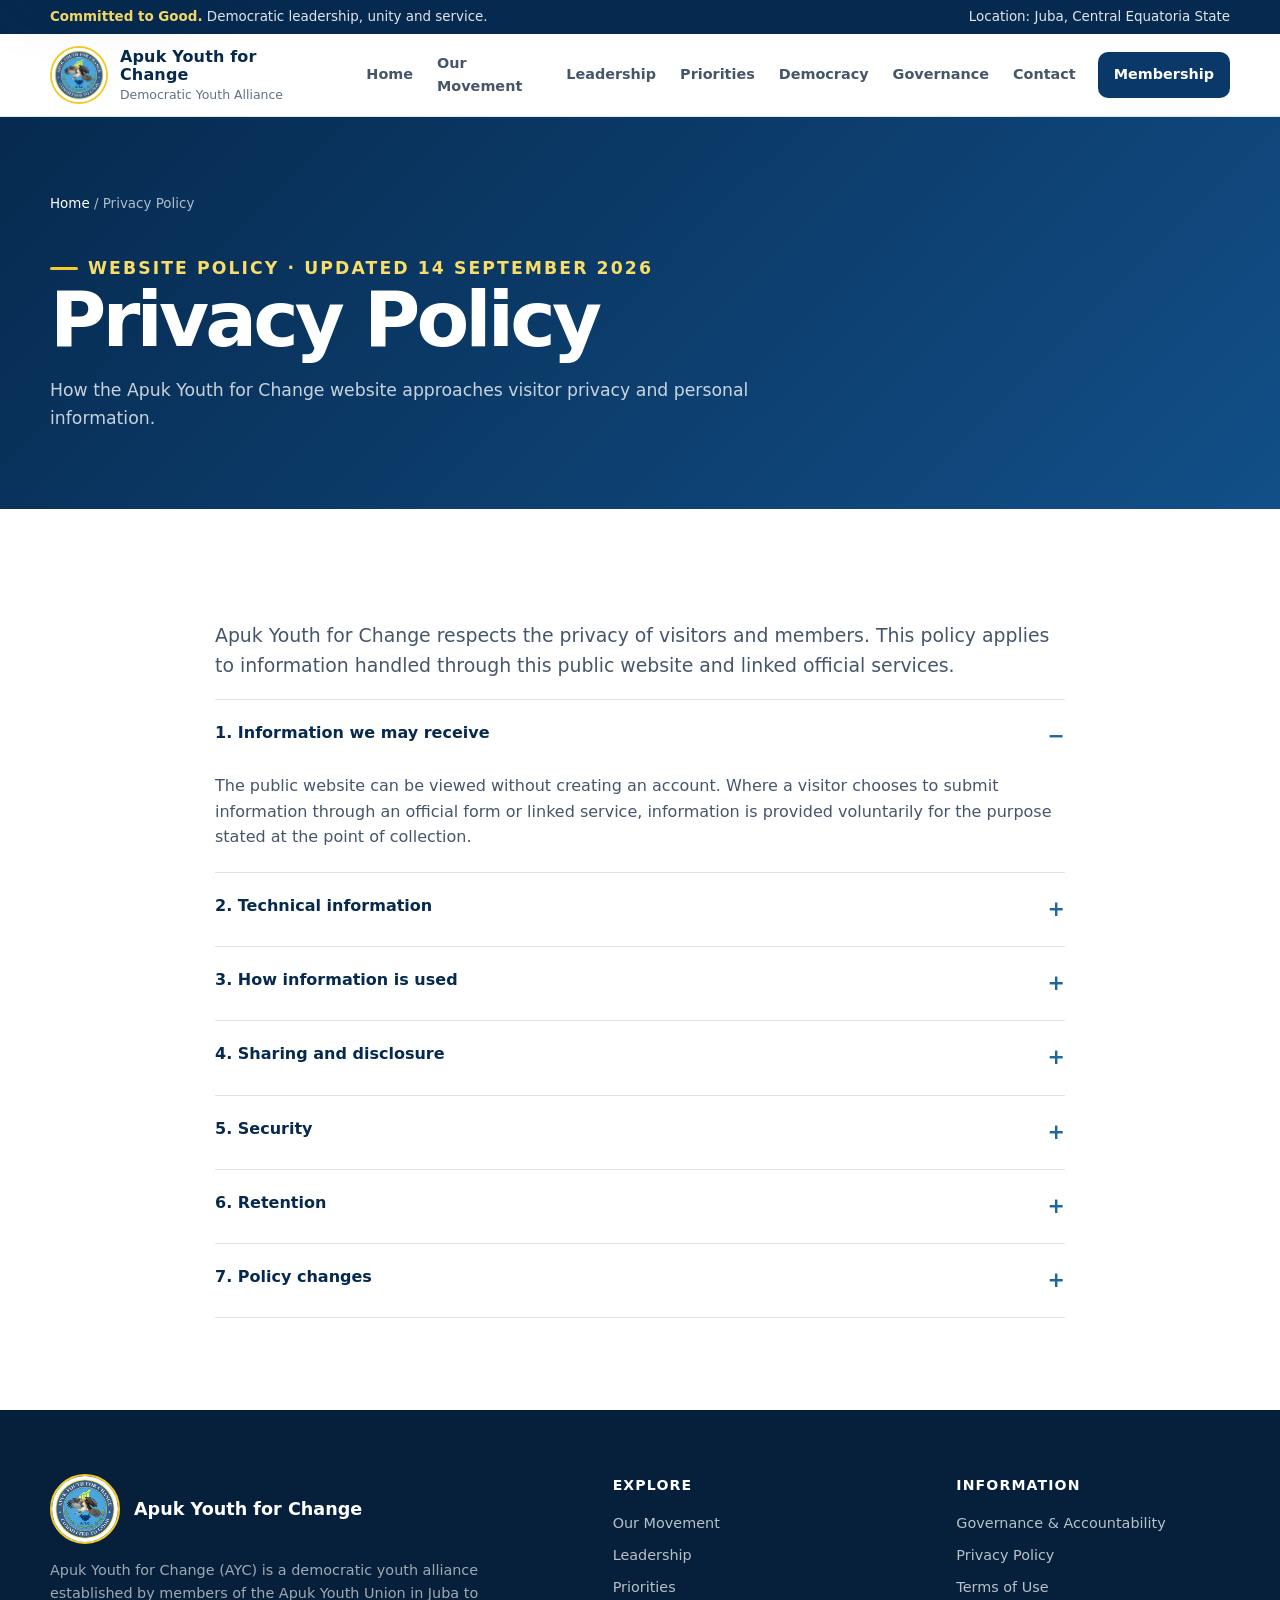
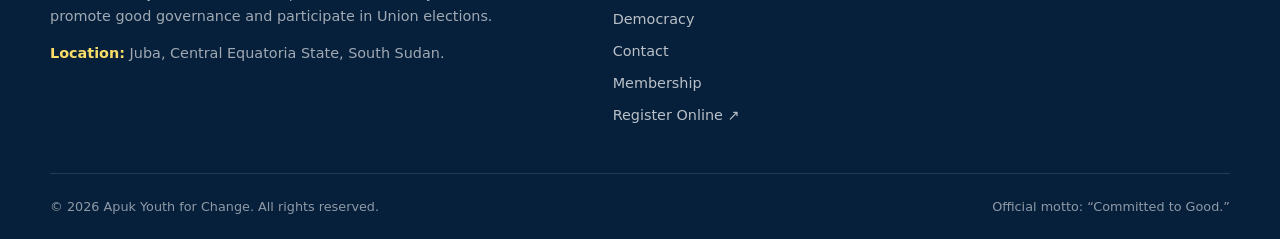
<file: privacy/index.html>
<!doctype html><html lang="en"><head><meta charset="utf-8"><meta name="viewport" content="width=device-width,initial-scale=1"><meta name="theme-color" content="#0a3868"><title>Privacy Policy | Apuk Youth for Change</title><meta name="description" content="Privacy policy for the official public website of Apuk Youth for Change."><meta property="og:image" content="/assets/ayc-logo.jpg"><link rel="icon" type="image/jpeg" href="/assets/ayc-logo.jpg"><link rel="stylesheet" href="/assets/site.css"></head><body><a class="skip-link" href="#main">Skip to main content</a><div class="topbar"><div class="container"><div><strong>Committed to Good.</strong> Democratic leadership, unity and service.</div><div class="topbar-right">Location: Juba, Central Equatoria State</div></div></div><header class="site-header"><div class="container header-inner"><a class="brand" href="/"><img src="/assets/ayc-logo.jpg" alt="Apuk Youth for Change emblem"><span class="brand-copy"><strong>Apuk Youth for Change</strong><span>Democratic Youth Alliance</span></span></a><nav class="desktop-nav"><a href="/">Home</a><a href="/movement/">Our Movement</a><a href="/leadership/">Leadership</a><a href="/priorities/">Priorities</a><a href="/democracy/">Democracy</a><a href="/governance/">Governance</a><a href="/contact/">Contact</a><a class="nav-cta" href="/membership/">Membership</a></nav><button class="menu-toggle" type="button" aria-label="Open navigation" aria-expanded="false" data-menu-toggle><svg viewBox="0 0 24 24"><path d="M4 7h16M4 12h16M4 17h16" fill="none" stroke="currentColor" stroke-width="2" stroke-linecap="round"/></svg></button></div><nav class="mobile-nav" data-mobile-nav aria-hidden="true"><a href="/">Home</a><a href="/movement/">Our Movement</a><a href="/leadership/">Leadership</a><a href="/priorities/">Priorities</a><a href="/democracy/">Democracy</a><a href="/governance/">Governance</a><a href="/contact/">Contact</a><a href="/membership/">Membership</a></nav></header><main id="main"><section class="page-hero"><div class="container"><div class="breadcrumb"><a href="/">Home</a> / Privacy Policy</div><p class="eyebrow" style="color:#f9dd68">Website policy · Updated 14 September 2026</p><h1>Privacy Policy</h1><p>How the Apuk Youth for Change website approaches visitor privacy and personal information.</p></div></section><section class="section"><div class="container prose"><p class="lead">Apuk Youth for Change respects the privacy of visitors and members. This policy applies to information handled through this public website and linked official services.</p><div class="accordion"><details open><summary>1. Information we may receive</summary><div class="detail-body">The public website can be viewed without creating an account. Where a visitor chooses to submit information through an official form or linked service, information is provided voluntarily for the purpose stated at the point of collection.</div></details><details><summary>2. Technical information</summary><div class="detail-body">Hosting and security providers may process standard technical information such as IP address, browser type, device information, request logs and security events to deliver and protect the website.</div></details><details><summary>3. How information is used</summary><div class="detail-body">Information received through official channels may be used to respond to requests, support membership or organizational services, maintain security, communicate with participants and meet legitimate administrative or legal obligations.</div></details><details><summary>4. Sharing and disclosure</summary><div class="detail-body">AYC does not publish private membership information through this website. Information may be handled by authorized service providers where necessary to deliver an official service, or disclosed where required by applicable law.</div></details><details><summary>5. Security</summary><div class="detail-body">Reasonable administrative and technical measures are used to protect information against unauthorized access, alteration, disclosure or loss. No online service can guarantee absolute security.</div></details><details><summary>6. Retention</summary><div class="detail-body">Personal information is retained only for as long as reasonably necessary for the purpose for which it was obtained, subject to legitimate administrative or legal record-keeping needs.</div></details><details><summary>7. Policy changes</summary><div class="detail-body">AYC may update this policy when website functions, linked services or applicable requirements change. The revision date shown on this page identifies the current public version.</div></details></div></div></section></main><footer class="footer"><div class="container footer-grid"><div><div class="footer-brand"><img src="/assets/ayc-logo.jpg" alt="Apuk Youth for Change emblem"><strong>Apuk Youth for Change</strong></div><p class="muted">Apuk Youth for Change (AYC) is a democratic youth alliance established by members of the Apuk Youth Union in Juba to promote good governance and participate in Union elections.</p><p class="muted"><strong style="color:#f9dd68">Location:</strong> Juba, Central Equatoria State, South Sudan.</p></div><div><h3>Explore</h3><div class="footer-links"><a href="/movement/">Our Movement</a><a href="/leadership/">Leadership</a><a href="/priorities/">Priorities</a><a href="/democracy/">Democracy</a><a href="/contact/">Contact</a><a href="/membership/">Membership</a><a href="https://forms.gle/9tDzCQg2DoQn3usf6" target="_blank" rel="noopener noreferrer">Register Online ↗</a></div></div><div><h3>Information</h3><div class="footer-links"><a href="/governance/">Governance & Accountability</a><a href="/privacy/">Privacy Policy</a><a href="/terms/">Terms of Use</a></div></div></div><div class="container footer-bottom"><span>© <span data-year>2026</span> Apuk Youth for Change. All rights reserved.</span><span>Official motto: “Committed to Good.”</span></div></footer><button class="back-to-top" type="button" aria-label="Back to top" data-back-to-top>↑</button><script src="/assets/site.js" defer></script></body></html>
</file>
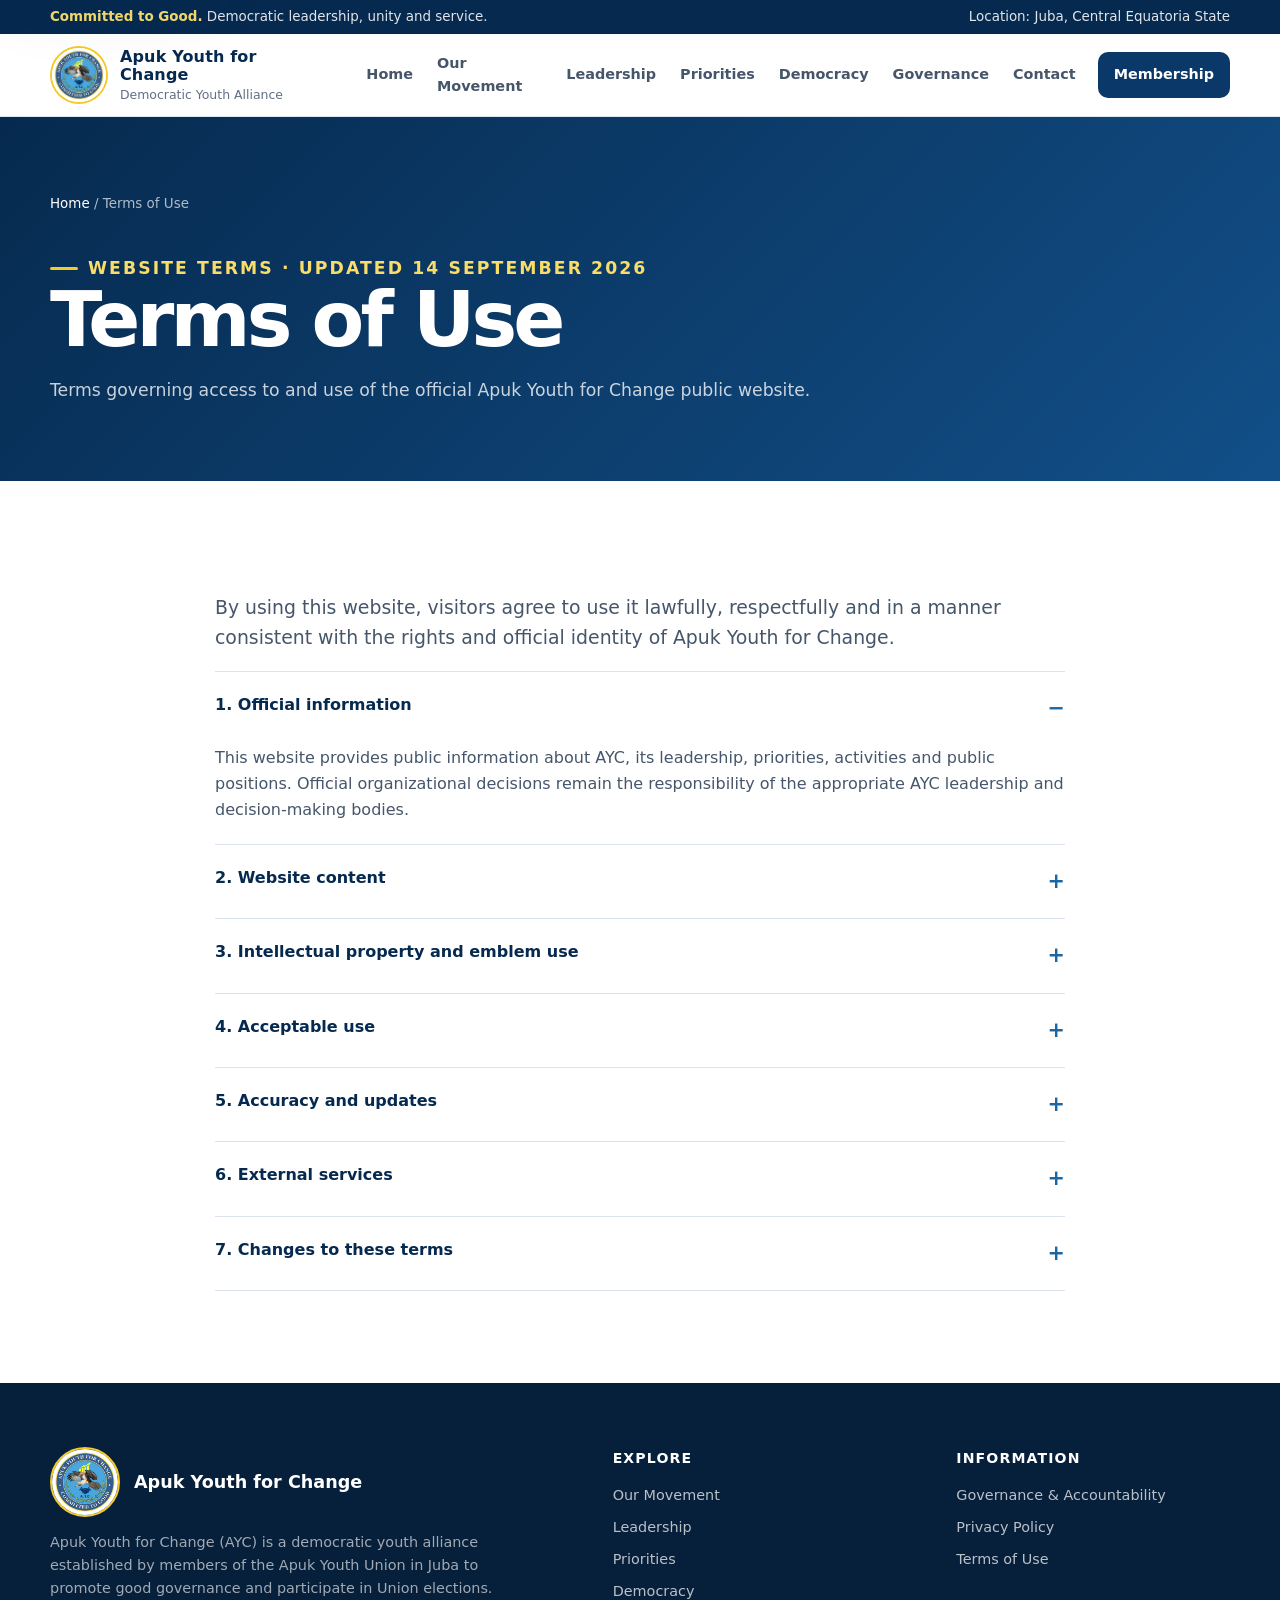
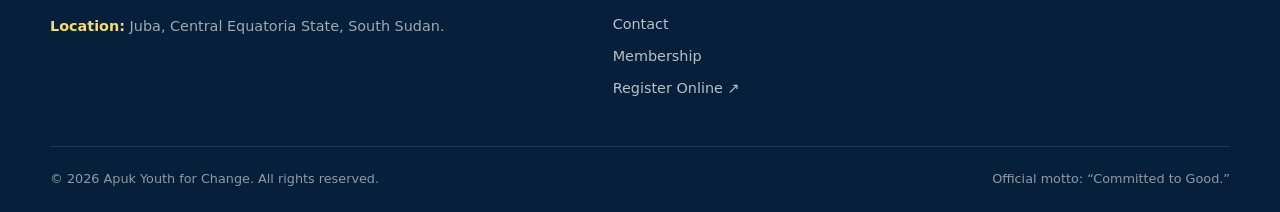
<file: terms/index.html>
<!doctype html><html lang="en"><head><meta charset="utf-8"><meta name="viewport" content="width=device-width,initial-scale=1"><meta name="theme-color" content="#0a3868"><title>Terms of Use | Apuk Youth for Change</title><meta name="description" content="Terms of use for the official public website of Apuk Youth for Change."><meta property="og:image" content="/assets/ayc-logo.jpg"><link rel="icon" type="image/jpeg" href="/assets/ayc-logo.jpg"><link rel="stylesheet" href="/assets/site.css"></head><body><a class="skip-link" href="#main">Skip to main content</a><div class="topbar"><div class="container"><div><strong>Committed to Good.</strong> Democratic leadership, unity and service.</div><div class="topbar-right">Location: Juba, Central Equatoria State</div></div></div><header class="site-header"><div class="container header-inner"><a class="brand" href="/"><img src="/assets/ayc-logo.jpg" alt="Apuk Youth for Change emblem"><span class="brand-copy"><strong>Apuk Youth for Change</strong><span>Democratic Youth Alliance</span></span></a><nav class="desktop-nav"><a href="/">Home</a><a href="/movement/">Our Movement</a><a href="/leadership/">Leadership</a><a href="/priorities/">Priorities</a><a href="/democracy/">Democracy</a><a href="/governance/">Governance</a><a href="/contact/">Contact</a><a class="nav-cta" href="/membership/">Membership</a></nav><button class="menu-toggle" type="button" aria-label="Open navigation" aria-expanded="false" data-menu-toggle><svg viewBox="0 0 24 24"><path d="M4 7h16M4 12h16M4 17h16" fill="none" stroke="currentColor" stroke-width="2" stroke-linecap="round"/></svg></button></div><nav class="mobile-nav" data-mobile-nav aria-hidden="true"><a href="/">Home</a><a href="/movement/">Our Movement</a><a href="/leadership/">Leadership</a><a href="/priorities/">Priorities</a><a href="/democracy/">Democracy</a><a href="/governance/">Governance</a><a href="/contact/">Contact</a><a href="/membership/">Membership</a></nav></header><main id="main"><section class="page-hero"><div class="container"><div class="breadcrumb"><a href="/">Home</a> / Terms of Use</div><p class="eyebrow" style="color:#f9dd68">Website terms · Updated 14 September 2026</p><h1>Terms of Use</h1><p>Terms governing access to and use of the official Apuk Youth for Change public website.</p></div></section><section class="section"><div class="container prose"><p class="lead">By using this website, visitors agree to use it lawfully, respectfully and in a manner consistent with the rights and official identity of Apuk Youth for Change.</p><div class="accordion"><details open><summary>1. Official information</summary><div class="detail-body">This website provides public information about AYC, its leadership, priorities, activities and public positions. Official organizational decisions remain the responsibility of the appropriate AYC leadership and decision-making bodies.</div></details><details><summary>2. Website content</summary><div class="detail-body">Information published on this website is intended for public communication and does not by itself create an office, confer membership, nominate a candidate or alter an official organizational decision.</div></details><details><summary>3. Intellectual property and emblem use</summary><div class="detail-body">The AYC name, official emblem, publications and other protected materials may not be altered, misrepresented or used in a way that falsely suggests authorization by Apuk Youth for Change.</div></details><details><summary>4. Acceptable use</summary><div class="detail-body">Visitors must not attempt to interfere with website security, impersonate AYC officials, submit malicious code, misuse public content for fraud or use the website in a manner that violates applicable law.</div></details><details><summary>5. Accuracy and updates</summary><div class="detail-body">AYC seeks to keep public information accurate and current. Information may be updated as leadership, priorities, activities or organizational decisions change.</div></details><details><summary>6. External services</summary><div class="detail-body">Where this website links to an external service, that service operates under its own terms and privacy practices. Visitors should review those terms when using the external service.</div></details><details><summary>7. Changes to these terms</summary><div class="detail-body">These terms may be revised when the website or applicable requirements change. The revision date shown on this page identifies the current public version.</div></details></div></div></section></main><footer class="footer"><div class="container footer-grid"><div><div class="footer-brand"><img src="/assets/ayc-logo.jpg" alt="Apuk Youth for Change emblem"><strong>Apuk Youth for Change</strong></div><p class="muted">Apuk Youth for Change (AYC) is a democratic youth alliance established by members of the Apuk Youth Union in Juba to promote good governance and participate in Union elections.</p><p class="muted"><strong style="color:#f9dd68">Location:</strong> Juba, Central Equatoria State, South Sudan.</p></div><div><h3>Explore</h3><div class="footer-links"><a href="/movement/">Our Movement</a><a href="/leadership/">Leadership</a><a href="/priorities/">Priorities</a><a href="/democracy/">Democracy</a><a href="/contact/">Contact</a><a href="/membership/">Membership</a><a href="https://forms.gle/9tDzCQg2DoQn3usf6" target="_blank" rel="noopener noreferrer">Register Online ↗</a></div></div><div><h3>Information</h3><div class="footer-links"><a href="/governance/">Governance & Accountability</a><a href="/privacy/">Privacy Policy</a><a href="/terms/">Terms of Use</a></div></div></div><div class="container footer-bottom"><span>© <span data-year>2026</span> Apuk Youth for Change. All rights reserved.</span><span>Official motto: “Committed to Good.”</span></div></footer><button class="back-to-top" type="button" aria-label="Back to top" data-back-to-top>↑</button><script src="/assets/site.js" defer></script></body></html>
</file>
<file: assets/site.css>
:root {
  --blue-950: #062a4f;
  --blue-900: #0a3868;
  --blue-800: #124f88;
  --blue-700: #1b67a4;
  --sky-500: #47a2d9;
  --gold-500: #f4c928;
  --gold-300: #f9dd68;
  --green-600: #568f4d;
  --ink-950: #102033;
  --ink-700: #46566a;
  --ink-600: #617084;
  --surface: #ffffff;
  --surface-soft: #f5f8fc;
  --line: #dbe4ee;
  --shadow: 0 24px 70px rgba(4, 37, 70, .12);
  --radius-lg: 28px;
  --radius-md: 18px;
  --radius-sm: 12px;
  --container: 1180px;
}

* { box-sizing: border-box; }
html { scroll-behavior: smooth; }
body {
  margin: 0;
  font-family: Inter, ui-sans-serif, system-ui, -apple-system, BlinkMacSystemFont, "Segoe UI", sans-serif;
  color: var(--ink-950);
  background: var(--surface);
  line-height: 1.6;
  -webkit-font-smoothing: antialiased;
}
img { max-width: 100%; display: block; }
a { color: inherit; }
button, input, select, textarea { font: inherit; }
button { cursor: pointer; }

.skip-link {
  position: fixed; top: 12px; left: 12px; z-index: 1000;
  transform: translateY(-180%); background: white; color: var(--blue-950);
  padding: 10px 14px; border-radius: 10px; box-shadow: var(--shadow); text-decoration: none;
}
.skip-link:focus { transform: translateY(0); }

.container { width: min(calc(100% - 40px), var(--container)); margin-inline: auto; }
.eyebrow {
  display: inline-flex; align-items: center; gap: 10px; margin: 0 0 12px;
  color: var(--blue-800); font-size: .78rem; font-weight: 800; letter-spacing: .12em; text-transform: uppercase;
}
.eyebrow::before { content: ""; width: 28px; height: 3px; border-radius: 5px; background: var(--gold-500); }

.topbar { background: var(--blue-950); color: rgba(255,255,255,.88); font-size: .84rem; }
.topbar .container { min-height: 34px; display: flex; align-items: center; justify-content: space-between; gap: 18px; }
.topbar strong { color: var(--gold-300); }
.topbar a { text-decoration: none; }
.topbar a:hover { color: white; }

.site-header {
  position: sticky; top: 0; z-index: 50; background: rgba(255,255,255,.96);
  backdrop-filter: blur(16px); border-bottom: 1px solid rgba(219,228,238,.9);
}
.header-inner { min-height: 82px; display: flex; align-items: center; gap: 30px; }
.brand { display: flex; align-items: center; gap: 12px; text-decoration: none; min-width: 250px; }
.brand img { width: 58px; height: 58px; object-fit: cover; border-radius: 50%; border: 2px solid var(--gold-500); }
.brand-copy { line-height: 1.1; }
.brand-copy strong { display: block; color: var(--blue-950); font-size: 1rem; letter-spacing: .01em; }
.brand-copy span { display: block; margin-top: 5px; color: var(--ink-600); font-size: .78rem; }
.desktop-nav { margin-left: auto; display: flex; align-items: center; gap: 4px; }
.desktop-nav a, .mobile-nav a {
  text-decoration: none; font-size: .9rem; font-weight: 720; color: var(--ink-700); border-radius: 10px;
}
.desktop-nav a { padding: 11px 10px; }
.desktop-nav a:hover, .desktop-nav a[aria-current="page"] { color: var(--blue-900); background: #edf4fb; }
.nav-cta { margin-left: 8px; background: var(--blue-900) !important; color: white !important; padding-inline: 16px !important; }
.nav-cta:hover { background: var(--blue-800) !important; }
.menu-toggle {
  margin-left: auto; width: 44px; height: 44px; border: 1px solid var(--line); background: white;
  border-radius: 12px; display: none; place-items: center; color: var(--blue-950);
}
.menu-toggle svg { width: 24px; height: 24px; }
.mobile-nav { display: none; border-top: 1px solid var(--line); padding: 12px 20px 22px; background: white; }
.mobile-nav a { display: block; padding: 12px 14px; }
.mobile-nav a:hover, .mobile-nav a[aria-current="page"] { background: var(--surface-soft); color: var(--blue-900); }

.hero {
  position: relative; overflow: hidden; color: white;
  background:
    radial-gradient(circle at 78% 24%, rgba(71,162,217,.34), transparent 28%),
    radial-gradient(circle at 18% 88%, rgba(244,201,40,.12), transparent 24%),
    linear-gradient(130deg, var(--blue-950), #0a4376 58%, #0f5f96);
}
.hero::before, .hero::after {
  content: ""; position: absolute; border: 1px solid rgba(255,255,255,.08); border-radius: 50%; pointer-events: none;
}
.hero::before { width: 520px; height: 520px; right: -180px; top: -260px; }
.hero::after { width: 760px; height: 760px; right: -80px; bottom: -590px; }
.hero-grid { min-height: 660px; display: grid; grid-template-columns: 1.2fr .8fr; gap: 70px; align-items: center; padding-block: 70px; }
.hero-kicker { color: var(--gold-300); font-weight: 800; letter-spacing: .13em; text-transform: uppercase; font-size: .8rem; }
.hero h1 { margin: 14px 0 18px; max-width: 780px; font-size: clamp(3rem, 6.3vw, 6.2rem); line-height: .94; letter-spacing: -.055em; }
.hero h1 span { color: var(--gold-300); }
.hero-lead { max-width: 730px; font-size: clamp(1.05rem, 1.6vw, 1.28rem); color: rgba(255,255,255,.84); margin: 0; }
.hero-actions { display: flex; flex-wrap: wrap; gap: 12px; margin-top: 30px; }
.btn {
  display: inline-flex; align-items: center; justify-content: center; gap: 9px; min-height: 48px; padding: 12px 18px;
  border-radius: 12px; text-decoration: none; font-weight: 800; font-size: .92rem; border: 1px solid transparent;
  transition: transform .2s ease, background .2s ease, border-color .2s ease;
}
.btn:hover { transform: translateY(-2px); }
.btn-primary { background: var(--gold-500); color: #1d2a35; }
.btn-primary:hover { background: var(--gold-300); }
.btn-ghost { border-color: rgba(255,255,255,.34); color: white; background: rgba(255,255,255,.06); }
.btn-ghost:hover { background: rgba(255,255,255,.13); }
.btn-blue { background: var(--blue-900); color: white; }
.btn-blue:hover { background: var(--blue-800); }
.btn-outline { border-color: var(--line); color: var(--blue-900); background: white; }
.btn-outline:hover { border-color: #a9bfd3; background: var(--surface-soft); }

.hero-seal {
  position: relative; width: min(100%, 420px); justify-self: center; padding: 22px; border-radius: 50%;
  background: rgba(255,255,255,.08); border: 1px solid rgba(255,255,255,.16); box-shadow: 0 36px 90px rgba(0,0,0,.28);
}
.hero-seal::before { content: ""; position: absolute; inset: -14px; border-radius: 50%; border: 1px dashed rgba(249,221,104,.35); }
.hero-seal img { width: 100%; aspect-ratio: 1; object-fit: cover; border-radius: 50%; }
.hero-note { margin-top: 22px; text-align: center; color: rgba(255,255,255,.73); font-size: .83rem; }

.stat-strip { position: relative; z-index: 3; margin-top: -38px; }
.stats { display: grid; grid-template-columns: repeat(4,1fr); background: white; border-radius: 20px; box-shadow: var(--shadow); overflow: hidden; border: 1px solid var(--line); }
.stat { padding: 26px 24px; }
.stat + .stat { border-left: 1px solid var(--line); }
.stat strong { display: block; color: var(--blue-900); font-size: 1.7rem; line-height: 1; }
.stat span { display: block; color: var(--ink-600); font-size: .83rem; margin-top: 7px; }

.section { padding-block: 92px; }
.section-soft { background: var(--surface-soft); }
.section-dark { background: var(--blue-950); color: white; }
.section-head { display: grid; grid-template-columns: .85fr 1.15fr; gap: 60px; align-items: end; margin-bottom: 42px; }
.section-head h2 { margin: 0; font-size: clamp(2.2rem, 4vw, 4rem); line-height: 1.03; letter-spacing: -.04em; }
.section-head p { margin: 0; color: var(--ink-600); font-size: 1.04rem; }
.section-dark .section-head p { color: rgba(255,255,255,.72); }

.cards { display: grid; grid-template-columns: repeat(3, 1fr); gap: 18px; }
.card { border: 1px solid var(--line); border-radius: var(--radius-md); padding: 26px; background: white; }
.card h3 { margin: 14px 0 8px; font-size: 1.15rem; line-height: 1.25; }
.card p { margin: 0; color: var(--ink-600); font-size: .94rem; }
.card .icon { width: 44px; height: 44px; border-radius: 12px; display: grid; place-items: center; background: #edf4fb; color: var(--blue-900); }
.card .icon svg { width: 22px; height: 22px; }
.card-link { display: inline-flex; align-items: center; gap: 7px; margin-top: 18px; color: var(--blue-800); text-decoration: none; font-weight: 800; font-size: .88rem; }
.card-link:hover { color: var(--blue-950); }

.split { display: grid; grid-template-columns: 1fr 1fr; gap: 60px; align-items: center; }
.quote-panel { position: relative; padding: 34px; border-radius: var(--radius-lg); background: var(--blue-950); color: white; overflow: hidden; }
.quote-panel::after { content: "“"; position: absolute; right: 20px; top: -25px; font-family: Georgia, serif; font-size: 12rem; color: rgba(255,255,255,.06); line-height: 1; }
.quote-panel blockquote { position: relative; z-index: 1; margin: 0; font-size: clamp(1.45rem, 2.5vw, 2.15rem); line-height: 1.28; letter-spacing: -.02em; }
.quote-panel cite { display: block; margin-top: 24px; font-style: normal; color: var(--gold-300); font-weight: 800; }
.check-list { margin: 24px 0 0; padding: 0; list-style: none; display: grid; gap: 12px; }
.check-list li { position: relative; padding-left: 30px; color: var(--ink-700); }
.check-list li::before { content: "✓"; position: absolute; left: 0; top: 0; color: var(--green-600); font-weight: 900; }

.priority-grid { display: grid; grid-template-columns: repeat(2, 1fr); gap: 18px; }
.priority-card { padding: 30px; border-radius: 20px; border: 1px solid var(--line); background: white; }
.priority-card .num { color: var(--blue-700); font-size: .78rem; font-weight: 900; letter-spacing: .12em; text-transform: uppercase; }
.priority-card h3 { margin: 9px 0 10px; font-size: 1.35rem; }
.priority-card p { margin: 0; color: var(--ink-600); }
.priority-card ul { padding-left: 18px; color: var(--ink-700); }

.band { background: var(--gold-500); color: #182838; }
.band-inner { min-height: 170px; display: grid; grid-template-columns: 1.3fr auto; gap: 40px; align-items: center; }
.band h2 { margin: 0 0 8px; font-size: clamp(2rem,3.6vw,3.2rem); line-height: 1; letter-spacing: -.035em; }
.band p { margin: 0; max-width: 760px; }
.band .btn { background: var(--blue-950); color: white; }

.page-hero { background: linear-gradient(135deg, var(--blue-950), var(--blue-800)); color: white; padding-block: 76px; }
.page-hero .breadcrumb { margin-bottom: 20px; color: rgba(255,255,255,.68); font-size: .84rem; }
.page-hero .breadcrumb a { color: white; text-decoration: none; }
.page-hero h1 { margin: 0; max-width: 900px; font-size: clamp(2.7rem, 6vw, 5.2rem); line-height: .98; letter-spacing: -.05em; }
.page-hero p { max-width: 800px; margin: 20px 0 0; color: rgba(255,255,255,.78); font-size: 1.08rem; }

.prose { max-width: 850px; }
.prose h2 { margin-top: 52px; font-size: 2rem; line-height: 1.15; letter-spacing: -.025em; }
.prose h3 { margin-top: 32px; font-size: 1.25rem; }
.prose p, .prose li { color: var(--ink-700); }
.prose a { color: var(--blue-800); font-weight: 750; }
.prose .lead { font-size: 1.18rem; color: var(--ink-700); }
.prose ul, .prose ol { padding-left: 22px; }
.notice { padding: 20px 22px; border-left: 4px solid var(--gold-500); background: #fff9da; border-radius: 0 12px 12px 0; color: #4b4a34; }

.leader-feature { display: grid; grid-template-columns: .48fr 1.52fr; gap: 34px; align-items: stretch; }
.leader-monogram { min-height: 330px; border-radius: var(--radius-lg); background: linear-gradient(145deg,var(--blue-900),var(--sky-500)); color: white; display: grid; place-items: center; font-size: 6rem; font-weight: 900; letter-spacing: -.05em; }
.leader-copy { padding: 34px; border: 1px solid var(--line); border-radius: var(--radius-lg); }
.leader-copy h2 { margin: 4px 0 8px; font-size: 2.4rem; line-height: 1; }
.leader-copy .role { color: var(--blue-700); font-weight: 800; }
.office-grid { display: grid; grid-template-columns: repeat(2,1fr); gap: 14px; margin-top: 26px; }
.office { border: 1px solid var(--line); border-radius: 14px; padding: 18px; background: white; }
.office strong { display: block; color: var(--blue-950); }
.office span { font-size: .83rem; color: var(--ink-600); }

.table-wrap { overflow-x: auto; border: 1px solid var(--line); border-radius: 16px; }
table { width: 100%; border-collapse: collapse; min-width: 700px; background: white; }
th, td { padding: 15px 18px; text-align: left; border-bottom: 1px solid var(--line); vertical-align: top; }
th { background: #edf4fb; color: var(--blue-950); font-size: .84rem; }
td { color: var(--ink-700); }
tr:last-child td { border-bottom: 0; }

.accordion { border-top: 1px solid var(--line); }
details { border-bottom: 1px solid var(--line); }
summary { cursor: pointer; list-style: none; padding: 20px 0; font-weight: 820; color: var(--blue-950); display: flex; justify-content: space-between; gap: 20px; }
summary::-webkit-details-marker { display: none; }
summary::after { content: "+"; font-size: 1.3rem; color: var(--blue-700); }
details[open] summary::after { content: "−"; }
details .detail-body { padding: 0 0 22px; color: var(--ink-700); }

.footer { background: #061f3a; color: rgba(255,255,255,.78); padding-top: 64px; }
.footer-grid { display: grid; grid-template-columns: 1.35fr .75fr .75fr; gap: 70px; padding-bottom: 46px; }
.footer-brand { display: flex; align-items: center; gap: 14px; color: white; }
.footer-brand img { width: 70px; height: 70px; object-fit: cover; border-radius: 50%; border: 2px solid var(--gold-500); }
.footer-brand strong { font-size: 1.1rem; }
.footer .muted { max-width: 540px; color: rgba(255,255,255,.62); font-size: .9rem; }
.footer h3 { margin: 0 0 15px; color: white; font-size: .88rem; text-transform: uppercase; letter-spacing: .08em; }
.footer-links { display: grid; gap: 9px; }
.footer-links a { color: rgba(255,255,255,.72); text-decoration: none; font-size: .9rem; }
.footer-links a:hover { color: white; }
.footer-bottom { border-top: 1px solid rgba(255,255,255,.12); min-height: 66px; display: flex; align-items: center; justify-content: space-between; gap: 20px; font-size: .8rem; color: rgba(255,255,255,.55); }

.back-to-top { position: fixed; z-index: 40; right: 20px; bottom: 20px; width: 44px; height: 44px; border-radius: 12px; border: 0; background: var(--blue-900); color: white; box-shadow: 0 16px 40px rgba(6,42,79,.25); opacity: 0; transform: translateY(15px); pointer-events: none; transition: .2s ease; }
.back-to-top.is-visible { opacity: 1; transform: none; pointer-events: auto; }

@media (max-width: 1040px) {
  .desktop-nav { display: none; }
  .menu-toggle { display: grid; }
  .menu-open .mobile-nav { display: block; }
  .hero-grid { grid-template-columns: 1fr .62fr; gap: 34px; }
  .hero h1 { font-size: clamp(3rem,8vw,5.4rem); }
  .cards { grid-template-columns: repeat(2,1fr); }
  .footer-grid { grid-template-columns: 1.2fr 1fr 1fr; gap: 35px; }
}

@media (max-width: 760px) {
  .container { width: min(calc(100% - 28px), var(--container)); }
  .topbar .container { min-height: 38px; justify-content: center; text-align: center; }
  .topbar .topbar-right { display: none; }
  .header-inner { min-height: 72px; }
  .brand { min-width: 0; }
  .brand img { width: 50px; height: 50px; }
  .brand-copy span { display: none; }
  .hero-grid { min-height: auto; grid-template-columns: 1fr; padding-block: 56px 72px; }
  .hero h1 { font-size: clamp(3rem,15vw,4.8rem); }
  .hero-seal { width: min(78vw,340px); margin-top: 16px; }
  .stat-strip { margin-top: -20px; }
  .stats { grid-template-columns: repeat(2,1fr); }
  .stat:nth-child(3) { border-left: 0; border-top: 1px solid var(--line); }
  .stat:nth-child(4) { border-top: 1px solid var(--line); }
  .section { padding-block: 70px; }
  .section-head { grid-template-columns: 1fr; gap: 14px; }
  .cards, .priority-grid, .split, .leader-feature { grid-template-columns: 1fr; }
  .leader-monogram { min-height: 220px; }
  .office-grid { grid-template-columns: 1fr; }
  .band-inner { min-height: 220px; grid-template-columns: 1fr; gap: 22px; padding-block: 38px; }
  .footer-grid { grid-template-columns: 1fr; gap: 34px; }
  .footer-bottom { align-items: flex-start; flex-direction: column; justify-content: center; padding-block: 18px; }
}

@media (max-width: 480px) {
  .brand-copy strong { font-size: .88rem; max-width: 185px; }
  .hero-actions .btn { width: 100%; }
  .stats { grid-template-columns: 1fr; }
  .stat + .stat { border-left: 0; border-top: 1px solid var(--line); }
  .card, .priority-card, .leader-copy, .quote-panel { padding: 22px; }
  .page-hero { padding-block: 58px; }
}

@media (prefers-reduced-motion: reduce) {
  *, *::before, *::after { scroll-behavior: auto !important; transition: none !important; animation: none !important; }
}


/* Leadership profiles */
.leadership-grid{display:grid;grid-template-columns:repeat(3,1fr);gap:20px}
.leader-card{overflow:hidden;border:1px solid var(--line);border-radius:22px;background:#fff;box-shadow:0 16px 44px rgba(4,37,70,.08)}
.leader-card img{width:100%;aspect-ratio:4/5;object-fit:cover;object-position:center top;background:#edf4fb}
.leader-body{padding:22px}
.leader-body h3{margin:5px 0 7px;font-size:1.3rem;line-height:1.15;color:var(--blue-950)}
.leader-body .role{margin:0;color:var(--blue-700);font-weight:800;line-height:1.4}
.leader-label{margin:0 0 5px;color:var(--ink-600);font-size:.72rem;font-weight:850;letter-spacing:.1em;text-transform:uppercase}
.founder-feature{display:grid;grid-template-columns:.75fr 1.25fr;gap:34px;align-items:stretch}
.founder-photo{overflow:hidden;border-radius:var(--radius-lg);border:1px solid var(--line);background:#fff}
.founder-photo img{width:100%;height:100%;min-height:360px;object-fit:cover;object-position:center top}
.history-mark{padding:38px;border-radius:var(--radius-lg);background:var(--blue-950);color:#fff}
.history-mark span{display:block;color:var(--gold-300);font-size:4rem;font-weight:900;line-height:1}
.history-mark strong{display:block;margin-top:16px;font-size:1.25rem}
.history-mark p{margin:8px 0 0;color:rgba(255,255,255,.72)}
@media(max-width:760px){.leadership-grid,.founder-feature{grid-template-columns:1fr}.founder-photo img{min-height:0;aspect-ratio:1/1;object-fit:cover}}
</file>
